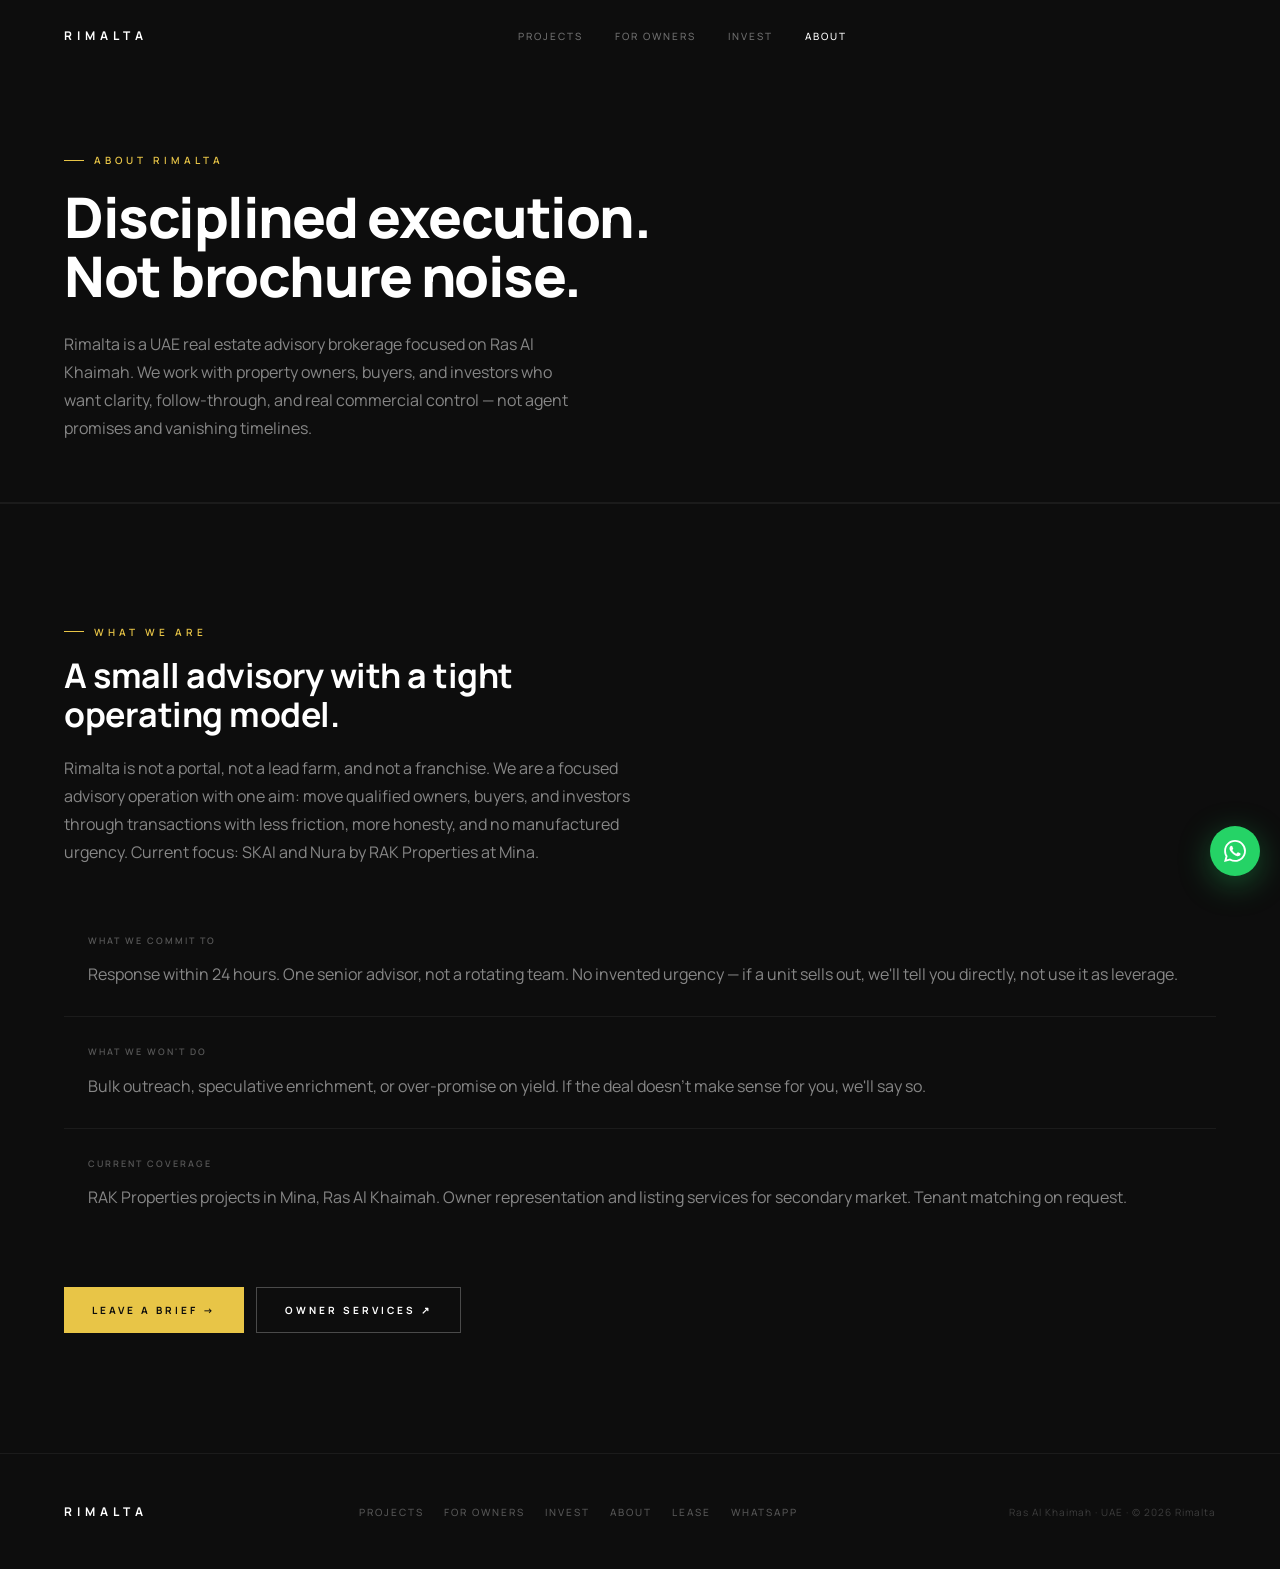
<file: about.html>
<!doctype html>
<html lang="en">
<head>
  <meta charset="UTF-8">
  <meta name="viewport" content="width=device-width, initial-scale=1.0">
  <title>About | Rimalta</title>
  <meta name="description" content="Rimalta is a UAE real estate advisory brokerage. Disciplined execution for owners, buyers, and investors in Ras Al Khaimah.">
  <link rel="stylesheet" href="./styles/site.css">
  <style>
    .commitment-grid {
      display: grid;
      grid-template-columns: 1fr;
      gap: 1px;
      background: var(--white-06);
    }
    .commitment-item {
      background: var(--void);
      padding: 28px 24px;
    }
    .commitment-label {
      font-size: 9px;
      font-weight: 600;
      letter-spacing: 2px;
      text-transform: uppercase;
      color: rgba(255,255,255,0.3);
      margin-bottom: 12px;
    }
  </style>
  <script defer src="./scripts/site.js"></script>
</head>
<body data-page="about" data-depth="0">

  <div data-site-header></div>

  <main class="page-start">

    <section style="padding:80px 0 60px;border-bottom:1px solid var(--white-06);">
      <div class="container">
        <div class="eyebrow reveal" style="margin-bottom:20px;">About Rimalta</div>
        <h1 class="headline reveal" style="max-width:640px;margin-bottom:24px;">Disciplined execution. Not brochure noise.</h1>
        <p class="body-copy reveal" style="max-width:520px;">Rimalta is a UAE real estate advisory brokerage focused on Ras Al Khaimah. We work with property owners, buyers, and investors who want clarity, follow-through, and real commercial control — not agent promises and vanishing timelines.</p>
      </div>
    </section>

    <section class="section">
      <div class="container">

        <div class="reveal" style="margin-bottom:40px;">
          <div class="eyebrow" style="margin-bottom:16px;">What we are</div>
          <h2 class="section-title" style="max-width:560px;margin-bottom:20px;">A small advisory with a tight operating model.</h2>
          <p class="body-copy" style="max-width:600px;">Rimalta is not a portal, not a lead farm, and not a franchise. We are a focused advisory operation with one aim: move qualified owners, buyers, and investors through transactions with less friction, more honesty, and no manufactured urgency. Current focus: SKAI and Nura by RAK Properties at Mina.</p>
        </div>

        <div class="commitment-grid cards-row" style="margin-bottom:48px;">
          <div class="commitment-item reveal">
            <div class="commitment-label">What we commit to</div>
            <p class="body-copy">Response within 24 hours. One senior advisor, not a rotating team. No invented urgency — if a unit sells out, we'll tell you directly, not use it as leverage.</p>
          </div>
          <div class="commitment-item reveal">
            <div class="commitment-label">What we won't do</div>
            <p class="body-copy">Bulk outreach, speculative enrichment, or over-promise on yield. If the deal doesn't make sense for you, we'll say so.</p>
          </div>
          <div class="commitment-item reveal">
            <div class="commitment-label">Current coverage</div>
            <p class="body-copy">RAK Properties projects in Mina, Ras Al Khaimah. Owner representation and listing services for secondary market. Tenant matching on request.</p>
          </div>
        </div>

        <div class="reveal" style="display:flex;flex-wrap:wrap;gap:12px;">
          <a class="btn btn-primary" href="./index.html#brief">Leave a brief →</a>
          <a class="btn btn-ghost-white" href="./owners.html">Owner services ↗</a>
        </div>

      </div>
    </section>

  </main>

  <div data-site-footer></div>

</body>
</html>
</file>
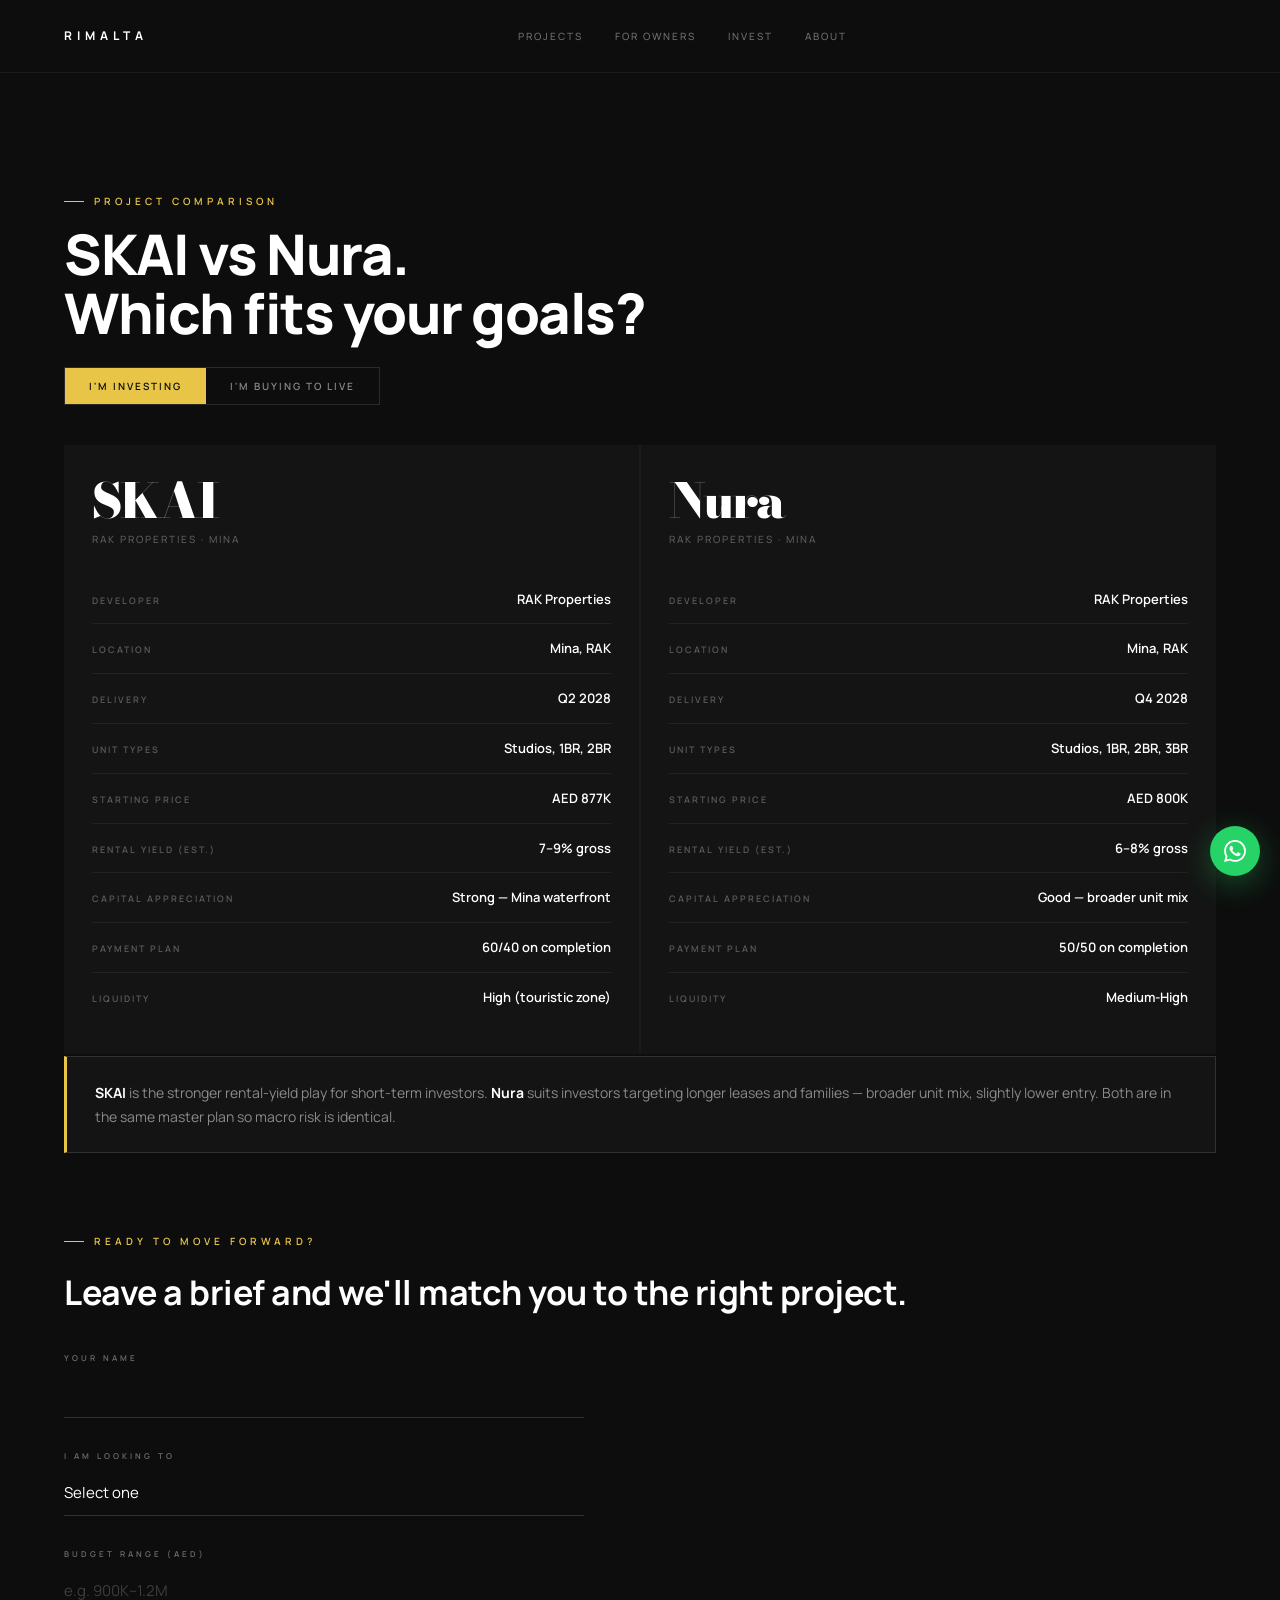
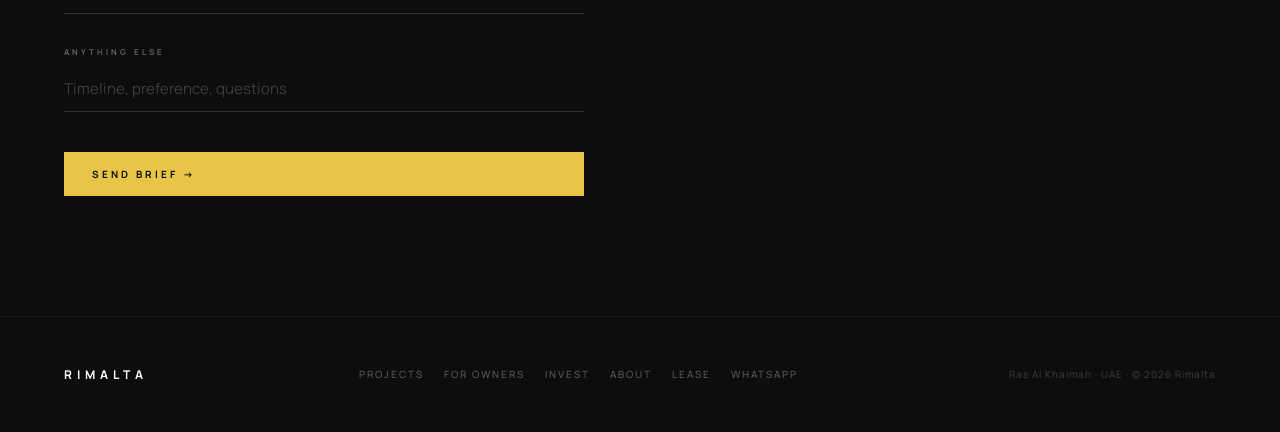
<file: compare.html>
<!doctype html>
<html lang="en">
<head>
  <meta charset="UTF-8">
  <meta name="viewport" content="width=device-width, initial-scale=1.0">
  <title>SKAI vs Nura — Compare | Rimalta</title>
  <meta name="description" content="Compare SKAI and Nura by RAK Properties. Side-by-side metrics for investors and end-users.">
  <link rel="stylesheet" href="./styles/site.css">
  <style>
    .profile-toggle {
      display: inline-flex;
      border: 1px solid var(--white-12);
      overflow: hidden;
    }

    .profile-btn {
      padding: 10px 24px;
      font-size: 10px;
      font-weight: 600;
      letter-spacing: 2px;
      text-transform: uppercase;
      color: var(--white-50);
      background: transparent;
      border: none;
      cursor: pointer;
      transition: background 0.2s, color 0.2s;
    }

    .profile-btn.is-active {
      background: var(--amber);
      color: var(--void);
    }

    .compare-grid {
      display: grid;
      grid-template-columns: 1fr;
      gap: 2px;
      background: var(--white-06);
    }

    @media (min-width: 640px) {
      .compare-grid { grid-template-columns: repeat(2, 1fr); }
    }

    .compare-card {
      background: var(--surface);
      padding: 32px 28px;
    }

    .compare-card-title {
      font-family: 'Bodoni Moda', serif;
      font-size: 48px;
      font-weight: 900;
      letter-spacing: -2px;
      color: var(--white);
      line-height: 1;
      margin-bottom: 6px;
    }

    .compare-card-sub {
      font-size: 10px;
      font-weight: 500;
      letter-spacing: 2px;
      text-transform: uppercase;
      color: rgba(255,255,255,0.3);
      margin-bottom: 28px;
    }

    .compare-row {
      display: flex;
      justify-content: space-between;
      align-items: baseline;
      gap: 16px;
      padding: 14px 0;
      border-bottom: 1px solid var(--white-06);
    }

    .compare-row:last-child { border-bottom: none; }

    .compare-key {
      font-size: 9px;
      font-weight: 600;
      letter-spacing: 2px;
      text-transform: uppercase;
      color: rgba(255,255,255,0.3);
      flex-shrink: 0;
    }

    .compare-val {
      font-size: 13px;
      font-weight: 600;
      color: var(--white);
      text-align: right;
    }

    .reco-strip {
      border: 1px solid var(--white-12);
      border-left: 3px solid var(--amber);
      padding: 24px 28px;
      background: var(--surface);
    }

    .reco-strip p {
      font-size: 14px;
      line-height: 1.7;
      color: var(--white-50);
    }

    .reco-strip strong { color: var(--white); }

    /* Hide/show metric sections */
    .investor-metrics, .enduser-metrics { display: none; }
    [data-profile="investor"] .investor-metrics { display: block; }
    [data-profile="enduser"] .enduser-metrics { display: block; }
  </style>
  <script defer src="./scripts/site.js"></script>
</head>
<body data-page="compare" data-depth="0">

  <div data-site-header></div>

  <main class="page-start">

    <section class="section">
      <div class="container">

        <div class="reveal" style="margin-bottom:40px;">
          <div class="eyebrow" style="margin-bottom:16px;">Project comparison</div>
          <h1 class="headline" style="margin-bottom:24px;">SKAI vs Nura.<br>Which fits your goals?</h1>
          <div class="profile-toggle" id="profile-toggle">
            <button class="profile-btn is-active" data-profile="investor">I'm investing</button>
            <button class="profile-btn" data-profile="enduser">I'm buying to live</button>
          </div>
        </div>

        <!-- Cards container — data-profile drives visibility -->
        <div class="compare-grid reveal" id="compare-content" data-profile="investor">

          <!-- SKAI -->
          <div class="compare-card">
            <div class="compare-card-title">SKAI</div>
            <div class="compare-card-sub">RAK Properties · Mina</div>
            <div class="compare-row"><div class="compare-key">Developer</div><div class="compare-val">RAK Properties</div></div>
            <div class="compare-row"><div class="compare-key">Location</div><div class="compare-val">Mina, RAK</div></div>
            <div class="compare-row"><div class="compare-key">Delivery</div><div class="compare-val">Q2 2028</div></div>
            <div class="compare-row"><div class="compare-key">Unit types</div><div class="compare-val">Studios, 1BR, 2BR</div></div>
            <div class="compare-row"><div class="compare-key">Starting price</div><div class="compare-val">AED 877K</div></div>
            <div class="investor-metrics">
              <div class="compare-row"><div class="compare-key">Rental yield (est.)</div><div class="compare-val">7–9% gross</div></div>
              <div class="compare-row"><div class="compare-key">Capital appreciation</div><div class="compare-val">Strong — Mina waterfront</div></div>
              <div class="compare-row"><div class="compare-key">Payment plan</div><div class="compare-val">60/40 on completion</div></div>
              <div class="compare-row"><div class="compare-key">Liquidity</div><div class="compare-val">High (touristic zone)</div></div>
            </div>
            <div class="enduser-metrics">
              <div class="compare-row"><div class="compare-key">Layouts</div><div class="compare-val">Open-plan, floor-to-ceiling</div></div>
              <div class="compare-row"><div class="compare-key">Views</div><div class="compare-val">Sea + Marina</div></div>
              <div class="compare-row"><div class="compare-key">Amenities</div><div class="compare-val">Pool, gym, beach access</div></div>
              <div class="compare-row"><div class="compare-key">Positioning</div><div class="compare-val">Premium resort lifestyle</div></div>
              <div class="compare-row"><div class="compare-key">Move-in</div><div class="compare-val">Q2 2028</div></div>
            </div>
          </div>

          <!-- NURA -->
          <div class="compare-card">
            <div class="compare-card-title">Nura</div>
            <div class="compare-card-sub">RAK Properties · Mina</div>
            <div class="compare-row"><div class="compare-key">Developer</div><div class="compare-val">RAK Properties</div></div>
            <div class="compare-row"><div class="compare-key">Location</div><div class="compare-val">Mina, RAK</div></div>
            <div class="compare-row"><div class="compare-key">Delivery</div><div class="compare-val">Q4 2028</div></div>
            <div class="compare-row"><div class="compare-key">Unit types</div><div class="compare-val">Studios, 1BR, 2BR, 3BR</div></div>
            <div class="compare-row"><div class="compare-key">Starting price</div><div class="compare-val">AED 800K</div></div>
            <div class="investor-metrics">
              <div class="compare-row"><div class="compare-key">Rental yield (est.)</div><div class="compare-val">6–8% gross</div></div>
              <div class="compare-row"><div class="compare-key">Capital appreciation</div><div class="compare-val">Good — broader unit mix</div></div>
              <div class="compare-row"><div class="compare-key">Payment plan</div><div class="compare-val">50/50 on completion</div></div>
              <div class="compare-row"><div class="compare-key">Liquidity</div><div class="compare-val">Medium-High</div></div>
            </div>
            <div class="enduser-metrics">
              <div class="compare-row"><div class="compare-key">Layouts</div><div class="compare-val">Spacious, 3BR available</div></div>
              <div class="compare-row"><div class="compare-key">Views</div><div class="compare-val">Sea + Lagoon</div></div>
              <div class="compare-row"><div class="compare-key">Amenities</div><div class="compare-val">Lagoon pool, clubhouse, gym</div></div>
              <div class="compare-row"><div class="compare-key">Positioning</div><div class="compare-val">Community-oriented living</div></div>
              <div class="compare-row"><div class="compare-key">Move-in</div><div class="compare-val">Q4 2028</div></div>
            </div>
          </div>

        </div>

        <!-- Recommendation strip -->
        <div class="reco-strip reveal" id="reco-strip" style="margin-top:2px;">
          <p id="reco-text"><strong>SKAI</strong> is the stronger rental-yield play for short-term investors. <strong>Nura</strong> suits investors targeting longer leases and families — broader unit mix, slightly lower entry. Both are in the same master plan so macro risk is identical.</p>
        </div>

        <!-- Brief form -->
        <div style="margin-top:80px;" class="reveal">
          <div class="eyebrow" style="margin-bottom:24px;">Ready to move forward?</div>
          <h2 class="section-title" style="margin-bottom:40px;">Leave a brief and we'll match you to the right project.</h2>
          <form class="brief-form" id="brief-form" style="max-width:520px;">
            <div class="form-field">
              <label class="form-label" for="name">Your name</label>
              <input class="form-input" id="name" name="name" type="text" required>
            </div>
            <div class="form-field">
              <label class="form-label" for="intent">I am looking to</label>
              <select class="form-input form-select" id="intent" name="intent" required>
                <option value="" disabled selected>Select one</option>
                <option>Buy</option>
                <option>Invest</option>
                <option>Lease</option>
                <option>List my property</option>
              </select>
            </div>
            <div class="form-field">
              <label class="form-label" for="budget">Budget range (AED)</label>
              <input class="form-input" id="budget" name="budget" type="text" placeholder="e.g. 900K–1.2M">
            </div>
            <div class="form-field">
              <label class="form-label" for="notes">Anything else</label>
              <input class="form-input" id="notes" name="notes" type="text" placeholder="Timeline, preference, questions">
            </div>
            <button class="btn btn-primary" type="submit" style="margin-top:8px;">Send brief →</button>
          </form>
        </div>

      </div>
    </section>

  </main>

  <div data-site-footer></div>

  <script>
    (function () {
      const INVESTOR_RECO = '<strong>SKAI</strong> is the stronger rental-yield play for short-term investors. <strong>Nura</strong> suits investors targeting longer leases and families — broader unit mix, slightly lower entry. Both are in the same master plan so macro risk is identical.';
      const ENDUSER_RECO = '<strong>SKAI</strong> suits buyers who want a resort-lifestyle lock-and-leave. <strong>Nura</strong> is the better fit if you need a 3-bedroom or a community-focused environment. If view is your priority, SKAI\'s sea + marina orientation is hard to beat.';

      document.addEventListener('DOMContentLoaded', function () {
        const toggle = document.getElementById('profile-toggle');
        const content = document.getElementById('compare-content');
        const recoText = document.getElementById('reco-text');
        if (!toggle) return;

        toggle.querySelectorAll('.profile-btn').forEach(function (btn) {
          btn.addEventListener('click', function () {
            const profile = btn.dataset.profile;
            toggle.querySelectorAll('.profile-btn').forEach(function (b) { b.classList.remove('is-active'); });
            btn.classList.add('is-active');
            content.dataset.profile = profile;
            recoText.innerHTML = profile === 'investor' ? INVESTOR_RECO : ENDUSER_RECO;
          });
        });
      });
    })();
  </script>

</body>
</html>
</file>
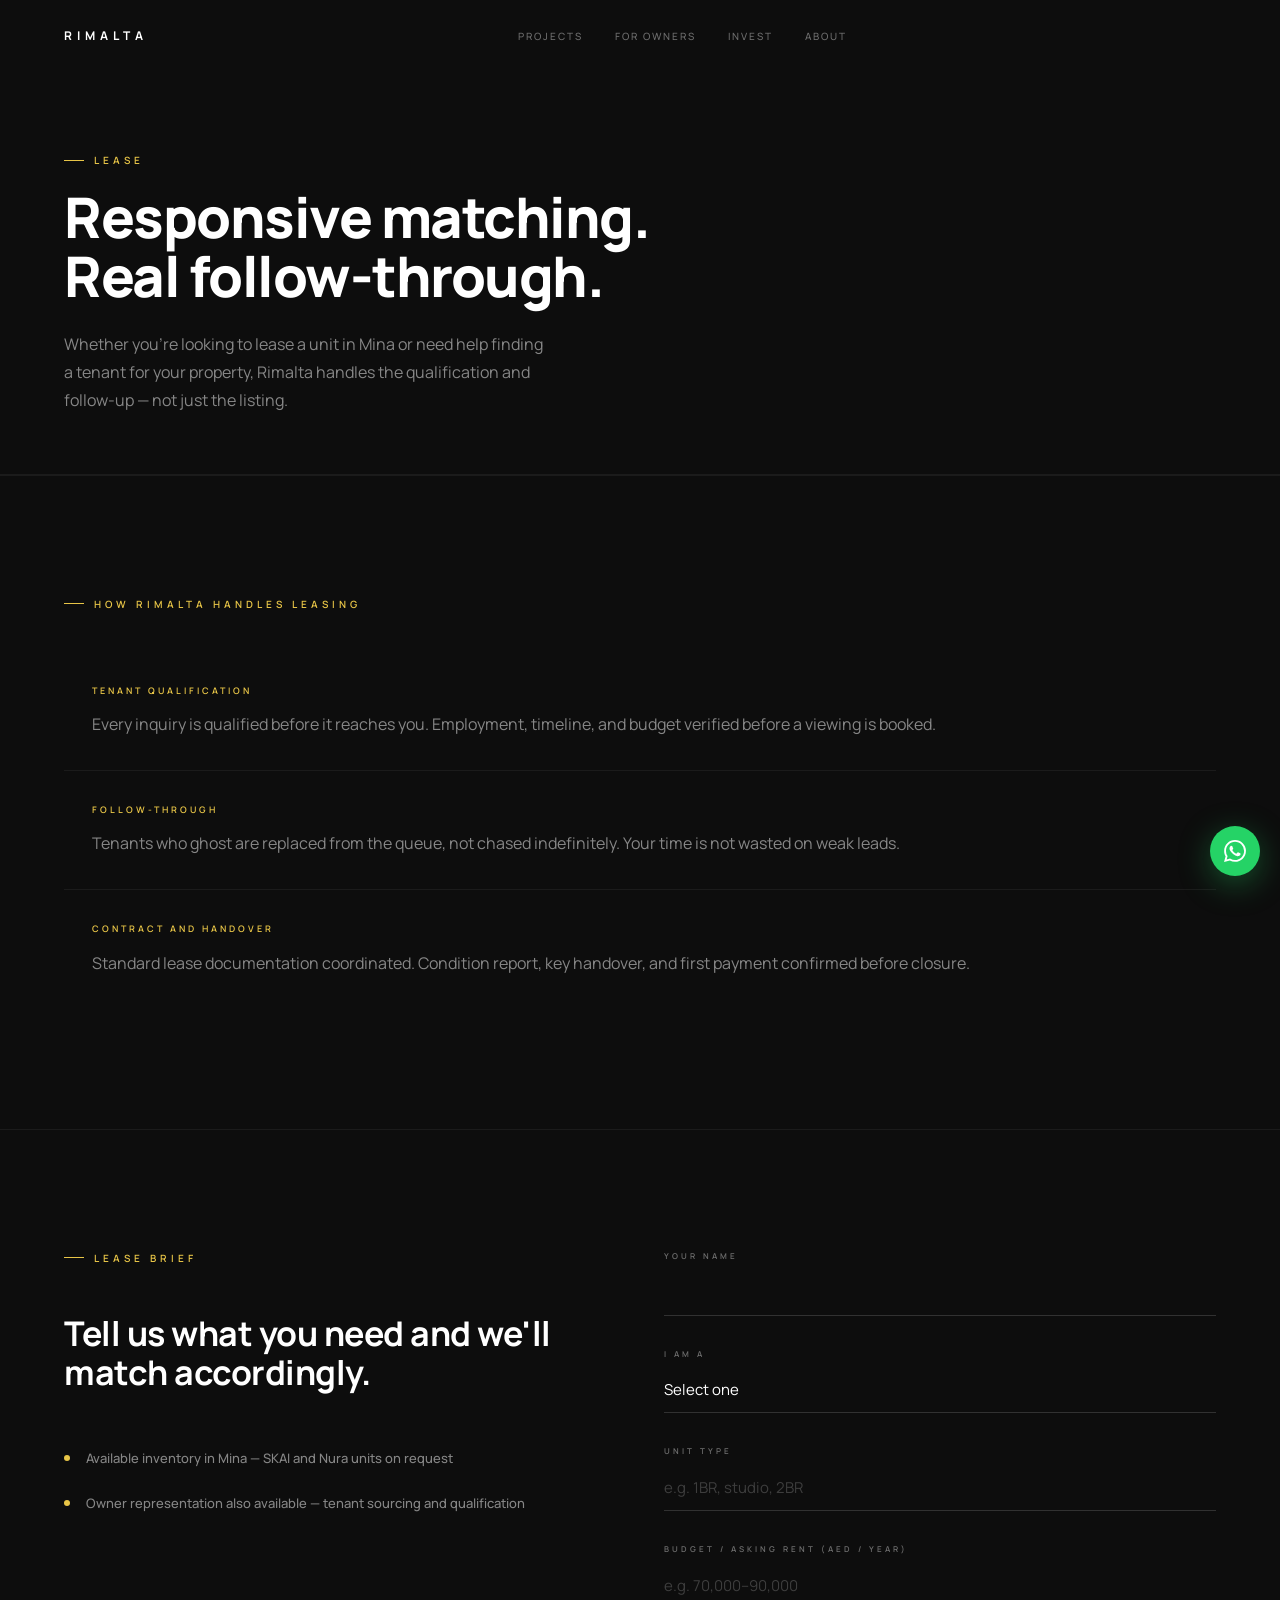
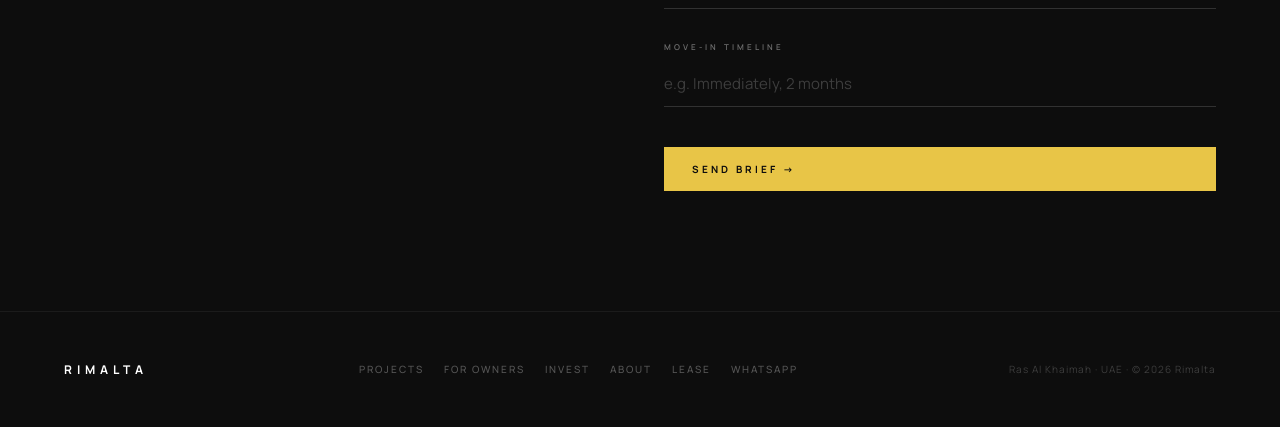
<file: lease.html>
<!doctype html>
<html lang="en">
<head>
  <meta charset="UTF-8">
  <meta name="viewport" content="width=device-width, initial-scale=1.0">
  <title>Lease | Rimalta</title>
  <meta name="description" content="Rimalta lease advisory — responsive tenant matching with real follow-through. Ras Al Khaimah.">
  <link rel="stylesheet" href="./styles/site.css">
  <style>
    .service-grid {
      display: grid;
      grid-template-columns: 1fr;
      gap: 1px;
      background: var(--white-06);
    }
    .service-item {
      background: var(--void);
      padding: 32px 28px;
    }
    .service-label {
      font-size: 9px;
      font-weight: 600;
      letter-spacing: 3px;
      text-transform: uppercase;
      color: var(--amber);
      margin-bottom: 12px;
    }
  </style>
  <script defer src="./scripts/site.js"></script>
</head>
<body data-page="lease" data-depth="0">

  <div data-site-header></div>

  <main class="page-start">

    <section style="padding:80px 0 60px;border-bottom:1px solid var(--white-06);">
      <div class="container">
        <div class="eyebrow reveal" style="margin-bottom:20px;">Lease</div>
        <h1 class="headline reveal" style="max-width:600px;margin-bottom:24px;">Responsive matching. Real follow-through.</h1>
        <p class="body-copy reveal" style="max-width:480px;">Whether you're looking to lease a unit in Mina or need help finding a tenant for your property, Rimalta handles the qualification and follow-up — not just the listing.</p>
      </div>
    </section>

    <section class="section">
      <div class="container">
        <div class="reveal" style="margin-bottom:40px;">
          <div class="eyebrow" style="margin-bottom:16px;">How Rimalta handles leasing</div>
        </div>
        <div class="service-grid cards-row">
          <div class="service-item reveal">
            <div class="service-label">Tenant qualification</div>
            <p class="body-copy">Every inquiry is qualified before it reaches you. Employment, timeline, and budget verified before a viewing is booked.</p>
          </div>
          <div class="service-item reveal">
            <div class="service-label">Follow-through</div>
            <p class="body-copy">Tenants who ghost are replaced from the queue, not chased indefinitely. Your time is not wasted on weak leads.</p>
          </div>
          <div class="service-item reveal">
            <div class="service-label">Contract and handover</div>
            <p class="body-copy">Standard lease documentation coordinated. Condition report, key handover, and first payment confirmed before closure.</p>
          </div>
        </div>
      </div>
    </section>

    <section class="brief-section" id="brief">
      <div class="container">
        <div class="brief-grid">
          <div class="brief-trust reveal">
            <div class="eyebrow" style="margin-bottom:24px;">Lease brief</div>
            <h2 class="section-title" style="margin-bottom:32px;">Tell us what you need and we'll match accordingly.</h2>
            <div class="trust-item">
              <div class="trust-dot"></div>
              <div class="trust-label">Available inventory in Mina — SKAI and Nura units on request</div>
            </div>
            <div class="trust-item">
              <div class="trust-dot"></div>
              <div class="trust-label">Owner representation also available — tenant sourcing and qualification</div>
            </div>
          </div>
          <form class="brief-form reveal" id="brief-form">
            <div class="form-field">
              <label class="form-label" for="name">Your name</label>
              <input class="form-input" id="name" name="name" type="text" required>
            </div>
            <div class="form-field">
              <label class="form-label" for="role">I am a</label>
              <select class="form-input form-select" id="role" name="role" required>
                <option value="" disabled selected>Select one</option>
                <option>Tenant looking to lease</option>
                <option>Owner looking for a tenant</option>
              </select>
            </div>
            <div class="form-field">
              <label class="form-label" for="type">Unit type</label>
              <input class="form-input" id="type" name="type" type="text" placeholder="e.g. 1BR, studio, 2BR">
            </div>
            <div class="form-field">
              <label class="form-label" for="budget">Budget / asking rent (AED / year)</label>
              <input class="form-input" id="budget" name="budget" type="text" placeholder="e.g. 70,000–90,000">
            </div>
            <div class="form-field">
              <label class="form-label" for="timeline">Move-in timeline</label>
              <input class="form-input" id="timeline" name="timeline" type="text" placeholder="e.g. Immediately, 2 months">
            </div>
            <button class="btn btn-primary" type="submit" style="margin-top:8px;">Send brief →</button>
          </form>
        </div>
      </div>
    </section>

  </main>

  <div data-site-footer></div>

</body>
</html>
</file>
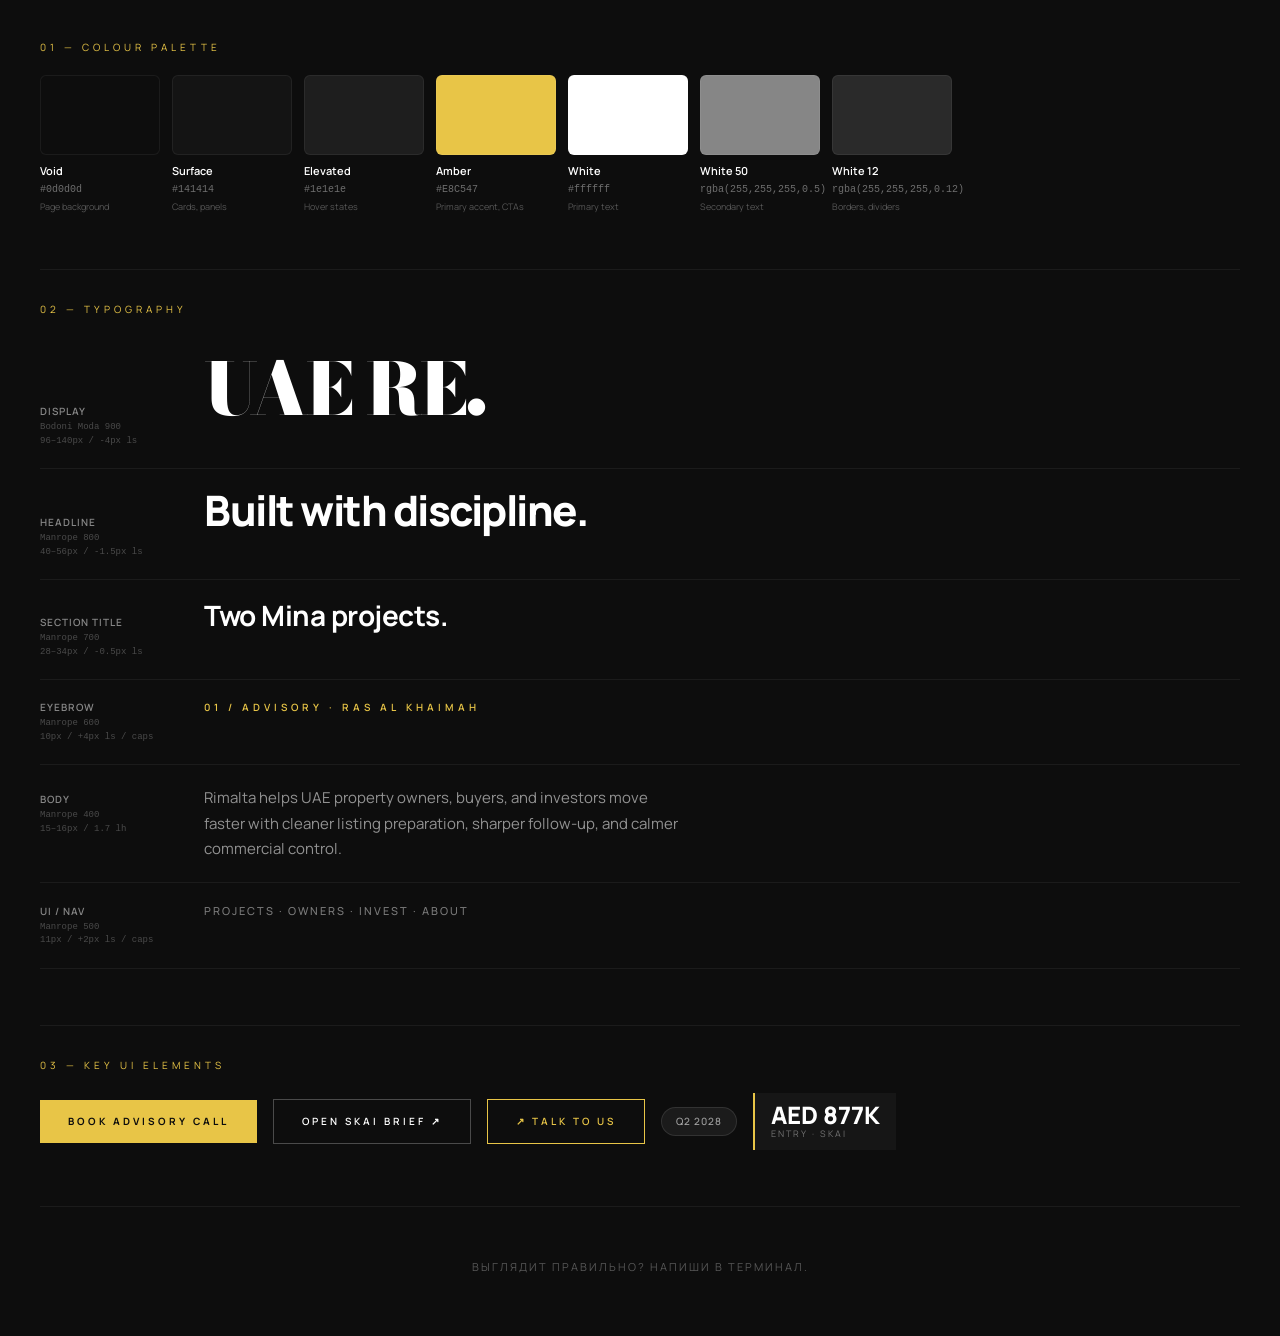
<file: .superpowers/brainstorm/41779-1776137383/content/design-system.html>
<!DOCTYPE html>
<html lang="en">
<head>
<meta charset="UTF-8">
<meta name="viewport" content="width=device-width, initial-scale=1.0">
<title>Rimalta Design System</title>
<link rel="preconnect" href="https://fonts.googleapis.com">
<link href="https://fonts.googleapis.com/css2?family=Bodoni+Moda:opsz,ital,wght@6..96,0,400;6..96,0,700;6..96,0,900;6..96,1,400&family=Manrope:wght@300;400;500;600;700;800&display=swap" rel="stylesheet">
<style>
  *, *::before, *::after { box-sizing: border-box; margin: 0; padding: 0; }
  body {
    background: #0d0d0d;
    color: #fff;
    font-family: 'Manrope', sans-serif;
    padding: 40px;
    line-height: 1.5;
  }
  .section { margin-bottom: 56px; }
  .label {
    font-size: 10px;
    letter-spacing: 4px;
    text-transform: uppercase;
    color: #E8C547;
    margin-bottom: 20px;
    display: block;
  }
  /* Color Palette */
  .palette { display: flex; gap: 12px; flex-wrap: wrap; }
  .swatch {
    display: flex; flex-direction: column;
    width: 120px;
  }
  .swatch-color {
    height: 80px;
    border-radius: 6px;
    margin-bottom: 8px;
    border: 1px solid rgba(255,255,255,0.06);
  }
  .swatch-name { font-size: 11px; font-weight: 600; color: #fff; margin-bottom: 2px; }
  .swatch-hex { font-size: 10px; color: rgba(255,255,255,0.4); font-family: monospace; }
  .swatch-role { font-size: 9px; color: rgba(255,255,255,0.3); margin-top: 3px; }

  /* Typography */
  .type-row {
    display: flex; align-items: baseline; gap: 24px;
    padding: 20px 0;
    border-bottom: 1px solid rgba(255,255,255,0.06);
  }
  .type-meta { flex: 0 0 140px; }
  .type-name { font-size: 10px; font-weight: 600; color: rgba(255,255,255,0.5); text-transform: uppercase; letter-spacing: 1px; margin-bottom: 2px; }
  .type-spec { font-size: 9px; color: rgba(255,255,255,0.25); font-family: monospace; }

  /* Accent + neutrals row */
  .divider {
    height: 1px;
    background: rgba(255,255,255,0.06);
    margin: 32px 0;
  }

  /* Comparison block */
  .before-after {
    display: grid;
    grid-template-columns: 1fr 1fr;
    gap: 20px;
  }
  .ba-block {
    background: rgba(255,255,255,0.03);
    border: 1px solid rgba(255,255,255,0.06);
    border-radius: 10px;
    padding: 20px;
  }
  .ba-label {
    font-size: 9px;
    letter-spacing: 3px;
    text-transform: uppercase;
    margin-bottom: 14px;
  }
  .ba-label.before { color: rgba(255,255,255,0.25); }
  .ba-label.after { color: #E8C547; }

  h2 { font-family: 'Manrope', sans-serif; font-size: 14px; font-weight: 600; color: rgba(255,255,255,0.5); margin-bottom: 24px; letter-spacing: 1px; text-transform: uppercase; }
</style>
</head>
<body>

<div class="section">
  <span class="label">01 — Colour Palette</span>
  <div class="palette">
    <div class="swatch">
      <div class="swatch-color" style="background:#0d0d0d;"></div>
      <div class="swatch-name">Void</div>
      <div class="swatch-hex">#0d0d0d</div>
      <div class="swatch-role">Page background</div>
    </div>
    <div class="swatch">
      <div class="swatch-color" style="background:#141414;"></div>
      <div class="swatch-name">Surface</div>
      <div class="swatch-hex">#141414</div>
      <div class="swatch-role">Cards, panels</div>
    </div>
    <div class="swatch">
      <div class="swatch-color" style="background:#1e1e1e;"></div>
      <div class="swatch-name">Elevated</div>
      <div class="swatch-hex">#1e1e1e</div>
      <div class="swatch-role">Hover states</div>
    </div>
    <div class="swatch">
      <div class="swatch-color" style="background:#E8C547;"></div>
      <div class="swatch-name">Amber</div>
      <div class="swatch-hex">#E8C547</div>
      <div class="swatch-role">Primary accent, CTAs</div>
    </div>
    <div class="swatch">
      <div class="swatch-color" style="background:#ffffff;"></div>
      <div class="swatch-name">White</div>
      <div class="swatch-hex">#ffffff</div>
      <div class="swatch-role">Primary text</div>
    </div>
    <div class="swatch">
      <div class="swatch-color" style="background:rgba(255,255,255,0.5);"></div>
      <div class="swatch-name">White 50</div>
      <div class="swatch-hex">rgba(255,255,255,0.5)</div>
      <div class="swatch-role">Secondary text</div>
    </div>
    <div class="swatch">
      <div class="swatch-color" style="background:rgba(255,255,255,0.12);"></div>
      <div class="swatch-name">White 12</div>
      <div class="swatch-hex">rgba(255,255,255,0.12)</div>
      <div class="swatch-role">Borders, dividers</div>
    </div>
  </div>
</div>

<div class="divider"></div>

<div class="section">
  <span class="label">02 — Typography</span>
  <div>
    <div class="type-row">
      <div class="type-meta">
        <div class="type-name">Display</div>
        <div class="type-spec">Bodoni Moda 900<br>96–140px / -4px ls</div>
      </div>
      <div style="font-family:'Bodoni Moda',serif;font-size:72px;font-weight:900;line-height:0.9;letter-spacing:-3px;color:#fff;">UAE RE.</div>
    </div>
    <div class="type-row">
      <div class="type-meta">
        <div class="type-name">Headline</div>
        <div class="type-spec">Manrope 800<br>40–56px / -1.5px ls</div>
      </div>
      <div style="font-family:'Manrope',sans-serif;font-size:42px;font-weight:800;line-height:1;letter-spacing:-1.5px;color:#fff;">Built with discipline.</div>
    </div>
    <div class="type-row">
      <div class="type-meta">
        <div class="type-name">Section Title</div>
        <div class="type-spec">Manrope 700<br>28–34px / -0.5px ls</div>
      </div>
      <div style="font-family:'Manrope',sans-serif;font-size:28px;font-weight:700;line-height:1.1;letter-spacing:-0.5px;color:#fff;">Two Mina projects.</div>
    </div>
    <div class="type-row">
      <div class="type-meta">
        <div class="type-name">Eyebrow</div>
        <div class="type-spec">Manrope 600<br>10px / +4px ls / caps</div>
      </div>
      <div style="font-family:'Manrope',sans-serif;font-size:10px;font-weight:600;letter-spacing:4px;text-transform:uppercase;color:#E8C547;">01 / Advisory · Ras Al Khaimah</div>
    </div>
    <div class="type-row">
      <div class="type-meta">
        <div class="type-name">Body</div>
        <div class="type-spec">Manrope 400<br>15–16px / 1.7 lh</div>
      </div>
      <div style="font-family:'Manrope',sans-serif;font-size:15px;font-weight:400;line-height:1.7;color:rgba(255,255,255,0.55);max-width:480px;">Rimalta helps UAE property owners, buyers, and investors move faster with cleaner listing preparation, sharper follow-up, and calmer commercial control.</div>
    </div>
    <div class="type-row">
      <div class="type-meta">
        <div class="type-name">UI / Nav</div>
        <div class="type-spec">Manrope 500<br>11px / +2px ls / caps</div>
      </div>
      <div style="font-family:'Manrope',sans-serif;font-size:11px;font-weight:500;letter-spacing:2px;text-transform:uppercase;color:rgba(255,255,255,0.45);">Projects · Owners · Invest · About</div>
    </div>
  </div>
</div>

<div class="divider"></div>

<div class="section">
  <span class="label">03 — Key UI Elements</span>
  <div style="display:flex;gap:16px;flex-wrap:wrap;align-items:center;">
    <!-- Primary button -->
    <div style="background:#E8C547;color:#0d0d0d;font-family:'Manrope',sans-serif;font-size:10px;font-weight:700;letter-spacing:3px;text-transform:uppercase;padding:14px 28px;cursor:pointer;">Book Advisory Call</div>
    <!-- Ghost button -->
    <div style="border:1px solid rgba(255,255,255,0.25);color:#fff;font-family:'Manrope',sans-serif;font-size:10px;font-weight:600;letter-spacing:3px;text-transform:uppercase;padding:14px 28px;cursor:pointer;">Open SKAI brief ↗</div>
    <!-- Amber ghost -->
    <div style="border:1px solid #E8C547;color:#E8C547;font-family:'Manrope',sans-serif;font-size:10px;font-weight:600;letter-spacing:3px;text-transform:uppercase;padding:14px 28px;cursor:pointer;">↗ Talk to us</div>
    <!-- Chip -->
    <div style="background:rgba(255,255,255,0.06);border:1px solid rgba(255,255,255,0.1);color:rgba(255,255,255,0.6);font-family:'Manrope',sans-serif;font-size:10px;font-weight:500;letter-spacing:1px;padding:6px 14px;border-radius:100px;">Q2 2028</div>
    <!-- Stat card -->
    <div style="border-left:2px solid #E8C547;padding:10px 16px;background:rgba(255,255,255,0.04);">
      <div style="font-family:'Manrope',sans-serif;font-size:24px;font-weight:800;color:#fff;line-height:1;">AED 877K</div>
      <div style="font-family:'Manrope',sans-serif;font-size:9px;letter-spacing:2px;text-transform:uppercase;color:rgba(255,255,255,0.4);">Entry · SKAI</div>
    </div>
  </div>
</div>

<div class="divider"></div>

<div style="text-align:center;padding:20px 0;">
  <p style="font-size:11px;letter-spacing:2px;text-transform:uppercase;color:rgba(255,255,255,0.3);">Выглядит правильно? Напиши в терминал.</p>
</div>

</body>
</html>
</file>
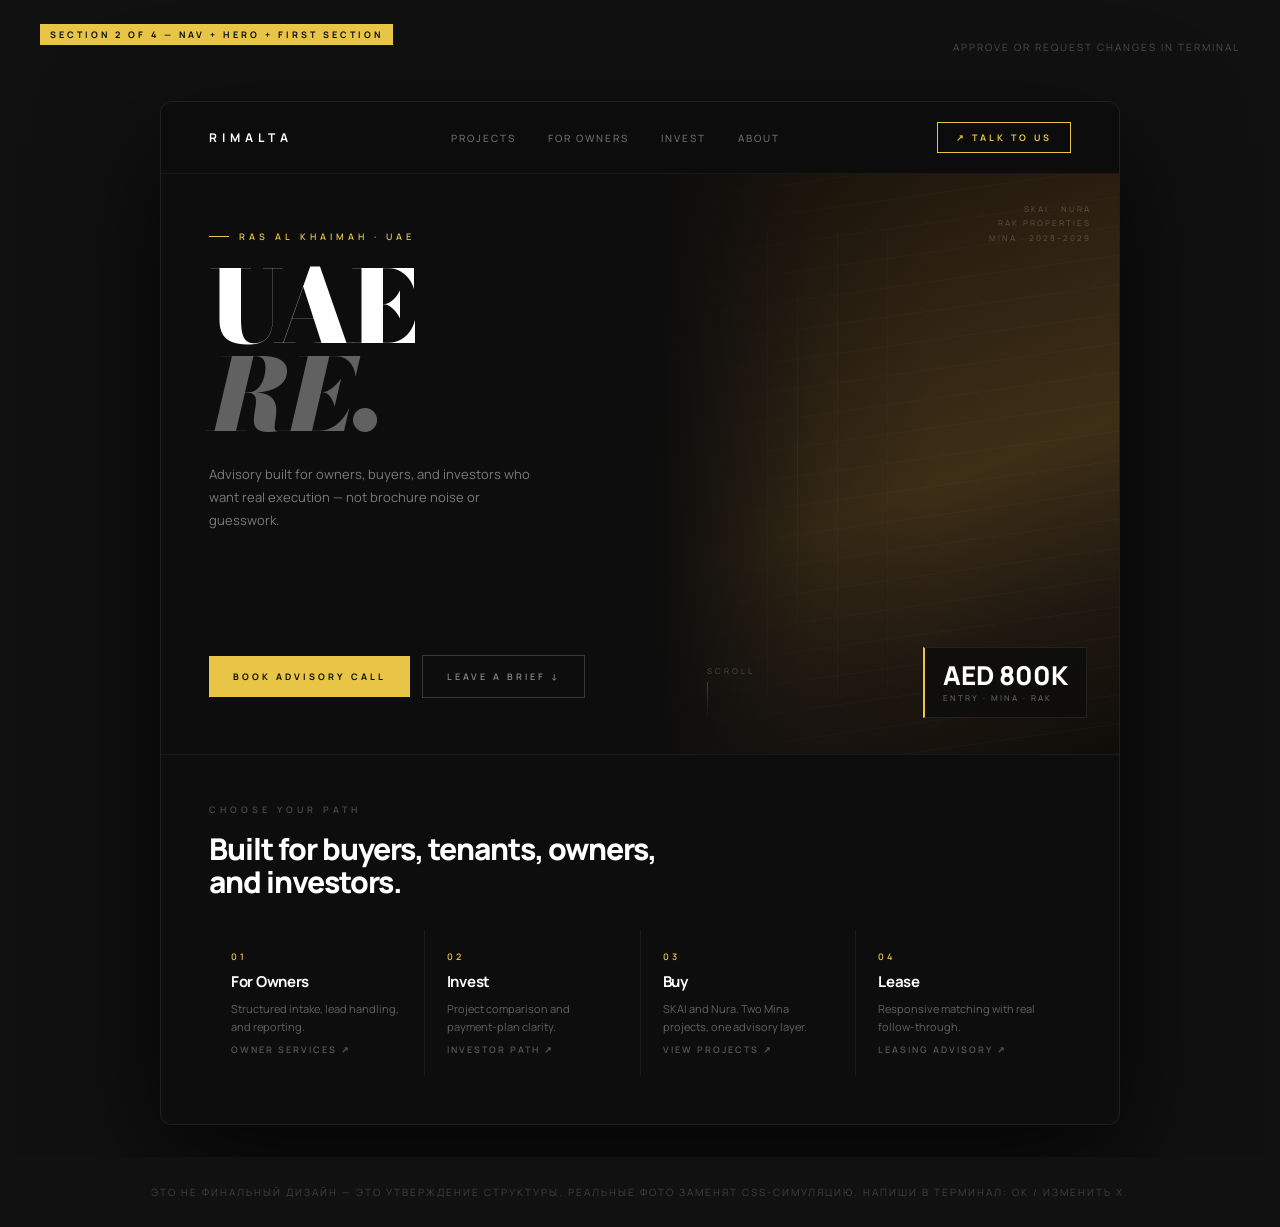
<file: .superpowers/brainstorm/41779-1776137383/content/hero-mockup.html>
<!DOCTYPE html>
<html lang="en">
<head>
<meta charset="UTF-8">
<meta name="viewport" content="width=device-width, initial-scale=1.0">
<title>Rimalta — Hero Mockup</title>
<link href="https://fonts.googleapis.com/css2?family=Bodoni+Moda:opsz,ital,wght@6..96,0,400;6..96,0,900;6..96,1,400&family=Manrope:wght@300;400;500;600;700;800&display=swap" rel="stylesheet">
<style>
*, *::before, *::after { box-sizing: border-box; margin: 0; padding: 0; }
body { background: #111; font-family: 'Manrope', sans-serif; color: #fff; }

.label-tag {
  display: inline-block;
  background: #E8C547;
  color: #0d0d0d;
  font-size: 9px;
  font-weight: 700;
  letter-spacing: 3px;
  text-transform: uppercase;
  padding: 4px 10px;
  margin-bottom: 24px;
}

/* ─── DEVICE FRAME ─── */
.device {
  max-width: 960px;
  margin: 32px auto;
  background: #0d0d0d;
  border-radius: 12px;
  overflow: hidden;
  box-shadow: 0 40px 120px rgba(0,0,0,0.8);
  border: 1px solid rgba(255,255,255,0.08);
}

/* ─── NAV ─── */
.nav {
  position: relative;
  z-index: 10;
  padding: 0 48px;
  height: 72px;
  display: flex;
  align-items: center;
  justify-content: space-between;
  border-bottom: 1px solid rgba(255,255,255,0.05);
  background: rgba(13,13,13,0.9);
  backdrop-filter: blur(20px);
}
.nav-logo {
  font-family: 'Manrope', sans-serif;
  font-size: 12px;
  font-weight: 700;
  letter-spacing: 5px;
  text-transform: uppercase;
  color: #fff;
}
.nav-links {
  display: flex;
  gap: 32px;
  align-items: center;
}
.nav-link {
  font-size: 10px;
  font-weight: 500;
  letter-spacing: 2px;
  text-transform: uppercase;
  color: rgba(255,255,255,0.4);
  transition: color 0.2s;
}
.nav-cta {
  font-size: 9px;
  font-weight: 700;
  letter-spacing: 3px;
  text-transform: uppercase;
  color: #E8C547;
  border: 1px solid #E8C547;
  padding: 8px 18px;
}

/* ─── HERO ─── */
.hero {
  position: relative;
  height: 580px;
  display: flex;
  align-items: stretch;
  overflow: hidden;
}

/* Left: editorial text column */
.hero-left {
  flex: 0 0 52%;
  padding: 56px 48px;
  display: flex;
  flex-direction: column;
  justify-content: space-between;
  position: relative;
  z-index: 2;
}
.hero-eyebrow {
  font-size: 9px;
  font-weight: 600;
  letter-spacing: 4px;
  text-transform: uppercase;
  color: #E8C547;
  display: flex;
  align-items: center;
  gap: 10px;
}
.hero-eyebrow::before {
  content: '';
  display: inline-block;
  width: 20px;
  height: 1px;
  background: #E8C547;
}
.hero-display {
  font-family: 'Bodoni Moda', serif;
  font-size: 100px;
  font-weight: 900;
  line-height: 0.88;
  letter-spacing: -4px;
  color: #fff;
  margin: 20px 0 0;
}
.hero-display em {
  font-style: italic;
  color: rgba(255,255,255,0.35);
}
.hero-body {
  font-size: 13px;
  font-weight: 400;
  line-height: 1.75;
  color: rgba(255,255,255,0.45);
  max-width: 340px;
  margin-top: 24px;
}
.hero-actions {
  display: flex;
  gap: 12px;
  align-items: center;
  margin-top: auto;
  padding-top: 40px;
}
.btn-primary {
  background: #E8C547;
  color: #0d0d0d;
  font-size: 9px;
  font-weight: 700;
  letter-spacing: 3px;
  text-transform: uppercase;
  padding: 14px 24px;
  white-space: nowrap;
}
.btn-ghost {
  border: 1px solid rgba(255,255,255,0.18);
  color: rgba(255,255,255,0.5);
  font-size: 9px;
  font-weight: 600;
  letter-spacing: 3px;
  text-transform: uppercase;
  padding: 14px 24px;
  white-space: nowrap;
}

/* Right: image + stat overlay */
.hero-right {
  flex: 1;
  position: relative;
  overflow: hidden;
}
/* Simulated building photo via CSS */
.hero-photo {
  position: absolute;
  inset: 0;
  background:
    repeating-linear-gradient(172deg, transparent, transparent 28px, rgba(255,255,255,0.018) 28px, rgba(255,255,255,0.018) 29px),
    linear-gradient(160deg, #1a1208 0%, #2e2212 30%, #3d2e16 55%, #1e1710 80%, #0f0d08 100%);
}
.hero-photo::after {
  content: '';
  position: absolute;
  inset: 0;
  background: linear-gradient(to right, #0d0d0d 0%, rgba(13,13,13,0.2) 35%, transparent 60%);
}
/* Architectural vertical lines */
.hero-photo::before {
  content: '';
  position: absolute;
  top: 10%;
  left: 30%;
  width: 1px;
  height: 80%;
  background: linear-gradient(to bottom, transparent, rgba(255,255,255,0.06), transparent);
  box-shadow: 40px 0 0 rgba(255,255,255,0.03), 90px 0 0 rgba(255,255,255,0.02), -30px 0 0 rgba(255,255,255,0.04);
}

/* Floating stat */
.stat-card {
  position: absolute;
  bottom: 36px;
  right: 32px;
  z-index: 3;
  background: rgba(13,13,13,0.85);
  backdrop-filter: blur(16px);
  border: 1px solid rgba(255,255,255,0.08);
  border-left: 2px solid #E8C547;
  padding: 14px 18px;
  min-width: 160px;
}
.stat-value {
  font-family: 'Manrope', sans-serif;
  font-size: 26px;
  font-weight: 800;
  color: #fff;
  line-height: 1;
  margin-bottom: 4px;
}
.stat-label {
  font-size: 8px;
  font-weight: 500;
  letter-spacing: 2px;
  text-transform: uppercase;
  color: rgba(255,255,255,0.35);
}

/* Scroll hint */
.scroll-hint {
  position: absolute;
  bottom: 36px;
  left: 48px;
  z-index: 3;
  display: flex;
  flex-direction: column;
  align-items: flex-start;
  gap: 6px;
}
.scroll-hint span {
  font-size: 8px;
  font-weight: 500;
  letter-spacing: 3px;
  text-transform: uppercase;
  color: rgba(255,255,255,0.2);
}
.scroll-line {
  width: 1px;
  height: 36px;
  background: linear-gradient(to bottom, rgba(255,255,255,0.2), transparent);
}

/* Project tag -->  top right */
.project-tag {
  position: absolute;
  top: 28px;
  right: 28px;
  z-index: 3;
  text-align: right;
}
.project-tag span {
  display: block;
  font-size: 8px;
  font-weight: 500;
  letter-spacing: 2px;
  text-transform: uppercase;
  color: rgba(255,255,255,0.2);
  line-height: 1.8;
}

/* Section number indicator */
.section-num {
  position: absolute;
  top: 56px;
  left: 48px;
  font-size: 8px;
  font-weight: 600;
  letter-spacing: 4px;
  text-transform: uppercase;
  color: rgba(255,255,255,0.18);
  z-index: 2;
}

/* ─── BELOW HERO: first section preview ─── */
.section-preview {
  padding: 48px;
  border-top: 1px solid rgba(255,255,255,0.05);
  background: #0d0d0d;
}
.section-eyebrow {
  font-size: 9px;
  font-weight: 600;
  letter-spacing: 4px;
  text-transform: uppercase;
  color: rgba(255,255,255,0.25);
  margin-bottom: 16px;
}
.section-title {
  font-family: 'Manrope', sans-serif;
  font-size: 30px;
  font-weight: 800;
  letter-spacing: -1px;
  color: #fff;
  line-height: 1.1;
  margin-bottom: 32px;
  max-width: 500px;
}
.path-row {
  display: grid;
  grid-template-columns: repeat(4, 1fr);
  gap: 1px;
  background: rgba(255,255,255,0.06);
}
.path-item {
  background: #0d0d0d;
  padding: 20px 22px;
  display: flex;
  flex-direction: column;
  gap: 8px;
}
.path-item-label {
  font-size: 9px;
  font-weight: 600;
  letter-spacing: 3px;
  text-transform: uppercase;
  color: #E8C547;
}
.path-item-title {
  font-size: 15px;
  font-weight: 700;
  color: #fff;
  letter-spacing: -0.3px;
}
.path-item-copy {
  font-size: 11px;
  color: rgba(255,255,255,0.35);
  line-height: 1.6;
}
.path-item-link {
  font-size: 9px;
  font-weight: 600;
  letter-spacing: 2px;
  text-transform: uppercase;
  color: rgba(255,255,255,0.3);
  margin-top: auto;
}

/* Note at bottom */
.note {
  text-align: center;
  padding: 28px;
  background: #111;
  font-size: 10px;
  letter-spacing: 2px;
  text-transform: uppercase;
  color: rgba(255,255,255,0.2);
}
</style>
</head>
<body>

<div style="padding: 24px 40px 0; display:flex; justify-content:space-between; align-items:center;">
  <div class="label-tag">Section 2 of 4 — Nav + Hero + First Section</div>
  <span style="font-size:10px;letter-spacing:2px;text-transform:uppercase;color:rgba(255,255,255,0.25);">Approve or request changes in terminal</span>
</div>

<div class="device">

  <!-- NAV -->
  <nav class="nav">
    <div class="nav-logo">Rimalta</div>
    <div class="nav-links">
      <span class="nav-link">Projects</span>
      <span class="nav-link">For Owners</span>
      <span class="nav-link">Invest</span>
      <span class="nav-link">About</span>
    </div>
    <div class="nav-cta">↗ Talk to us</div>
  </nav>

  <!-- HERO -->
  <div class="hero">
    <div class="hero-left">
      <div>
        <div class="hero-eyebrow">Ras Al Khaimah · UAE</div>
        <div class="hero-display">UAE<br><em>RE.</em></div>
        <div class="hero-body">Advisory built for owners, buyers, and investors who want real execution — not brochure noise or guesswork.</div>
      </div>
      <div class="hero-actions">
        <div class="btn-primary">Book Advisory Call</div>
        <div class="btn-ghost">Leave a brief ↓</div>
      </div>
    </div>

    <div class="hero-right">
      <div class="hero-photo"></div>
      <div class="stat-card">
        <div class="stat-value">AED 800K</div>
        <div class="stat-label">Entry · Mina · RAK</div>
      </div>
      <div class="scroll-hint">
        <span>Scroll</span>
        <div class="scroll-line"></div>
      </div>
      <div class="project-tag">
        <span>SKAI · NURA</span>
        <span>RAK Properties</span>
        <span>Mina · 2028–2029</span>
      </div>
    </div>
  </div>

  <!-- FIRST SECTION PREVIEW -->
  <div class="section-preview">
    <div class="section-eyebrow">Choose your path</div>
    <div class="section-title">Built for buyers, tenants, owners, and investors.</div>
    <div class="path-row">
      <div class="path-item">
        <div class="path-item-label">01</div>
        <div class="path-item-title">For Owners</div>
        <div class="path-item-copy">Structured intake, lead handling, and reporting.</div>
        <div class="path-item-link">Owner services ↗</div>
      </div>
      <div class="path-item">
        <div class="path-item-label">02</div>
        <div class="path-item-title">Invest</div>
        <div class="path-item-copy">Project comparison and payment-plan clarity.</div>
        <div class="path-item-link">Investor path ↗</div>
      </div>
      <div class="path-item">
        <div class="path-item-label">03</div>
        <div class="path-item-title">Buy</div>
        <div class="path-item-copy">SKAI and Nura. Two Mina projects, one advisory layer.</div>
        <div class="path-item-link">View projects ↗</div>
      </div>
      <div class="path-item">
        <div class="path-item-label">04</div>
        <div class="path-item-title">Lease</div>
        <div class="path-item-copy">Responsive matching with real follow-through.</div>
        <div class="path-item-link">Leasing advisory ↗</div>
      </div>
    </div>
  </div>

</div>

<div class="note">Это не финальный дизайн — это утверждение структуры. Реальные фото заменят CSS-симуляцию. Напиши в терминал: ok / изменить X.</div>

</body>
</html>
</file>
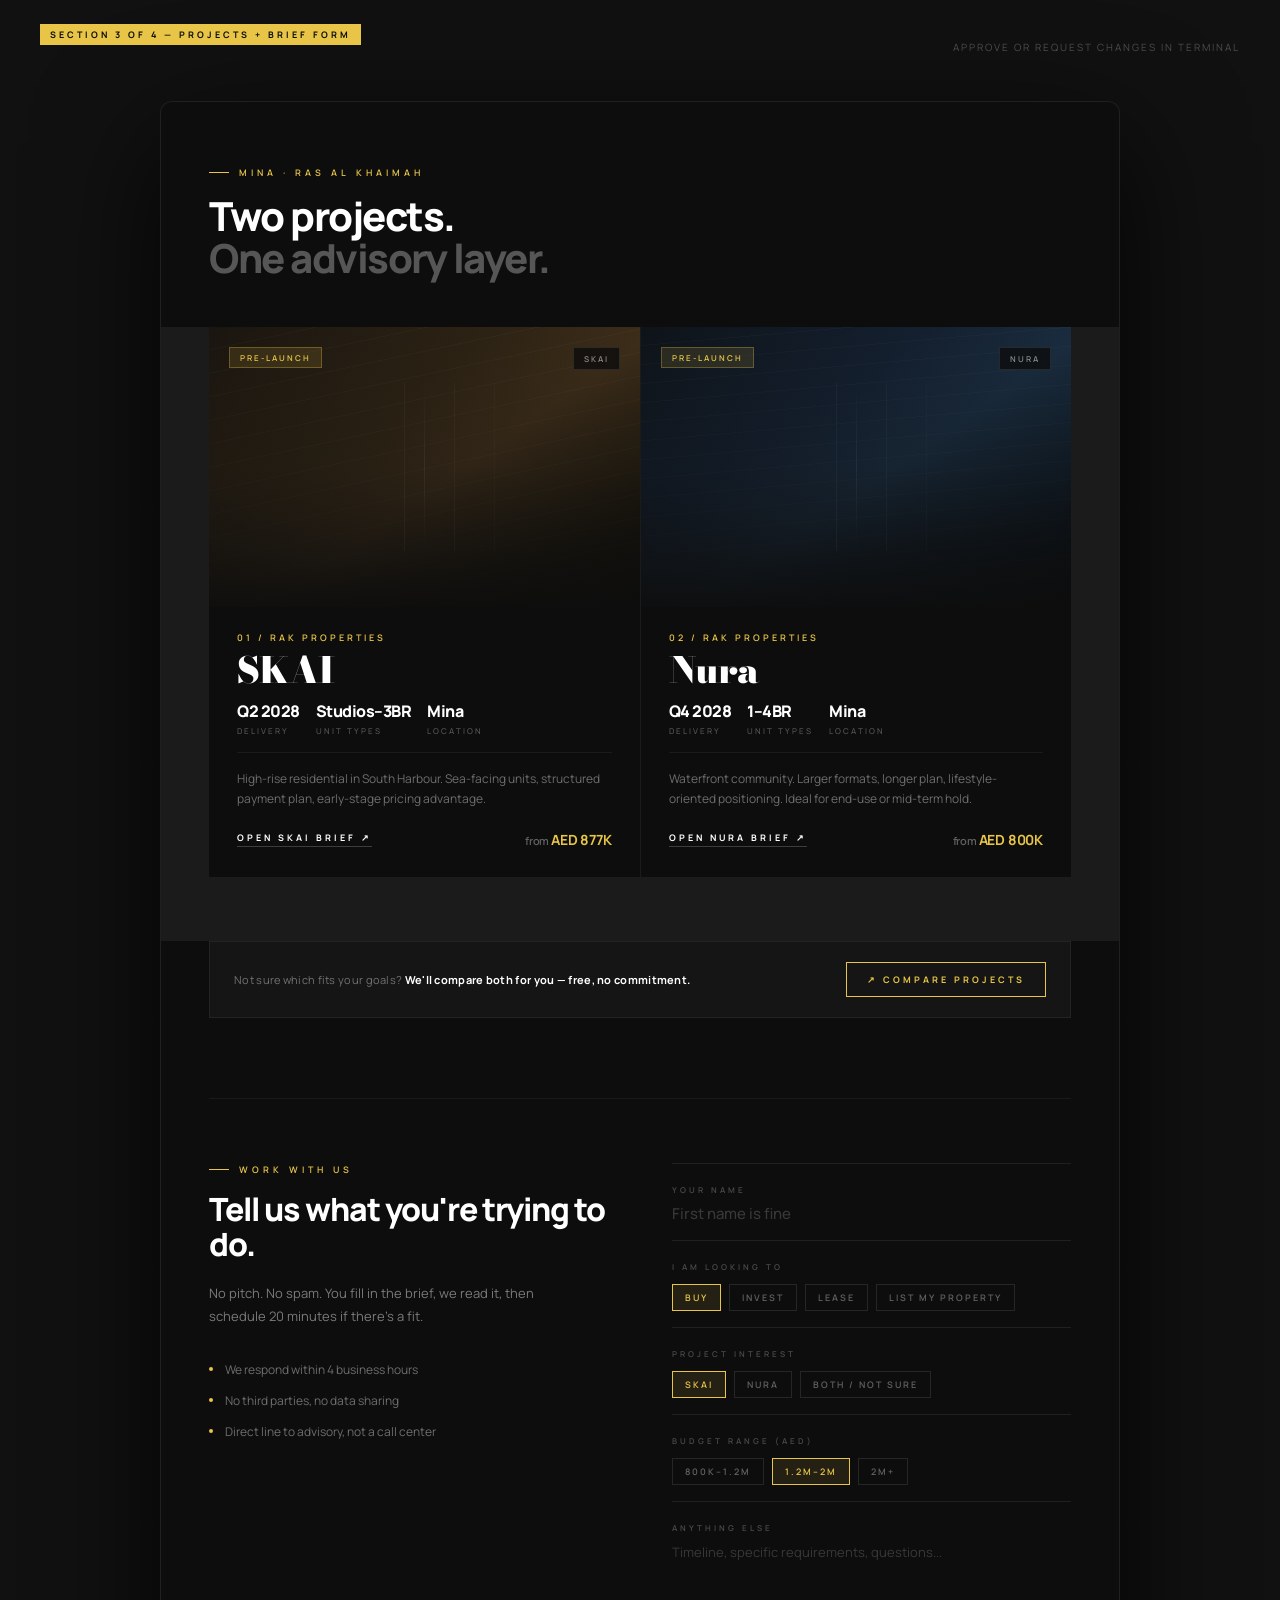
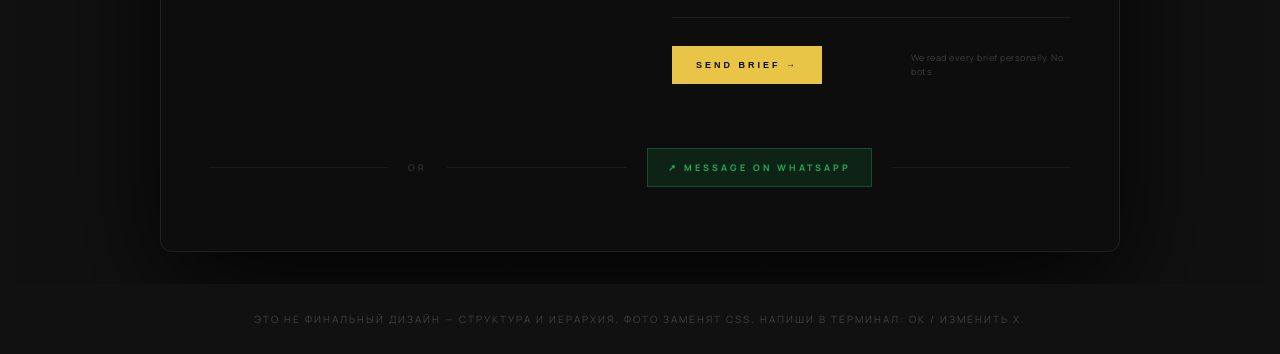
<file: .superpowers/brainstorm/41779-1776137383/content/projects-and-form.html>
<!DOCTYPE html>
<html lang="en">
<head>
<meta charset="UTF-8">
<meta name="viewport" content="width=device-width, initial-scale=1.0">
<title>Rimalta — Projects + Brief Form</title>
<link href="https://fonts.googleapis.com/css2?family=Bodoni+Moda:opsz,ital,wght@6..96,0,400;6..96,0,900;6..96,1,400&family=Manrope:wght@300;400;500;600;700;800&display=swap" rel="stylesheet">
<style>
*, *::before, *::after { box-sizing: border-box; margin: 0; padding: 0; }
body { background: #111; font-family: 'Manrope', sans-serif; color: #fff; }

.label-tag {
  display: inline-block;
  background: #E8C547;
  color: #0d0d0d;
  font-size: 9px;
  font-weight: 700;
  letter-spacing: 3px;
  text-transform: uppercase;
  padding: 4px 10px;
  margin-bottom: 24px;
}

.device {
  max-width: 960px;
  margin: 32px auto;
  background: #0d0d0d;
  border-radius: 12px;
  overflow: hidden;
  box-shadow: 0 40px 120px rgba(0,0,0,0.8);
  border: 1px solid rgba(255,255,255,0.08);
}

/* ─── SECTION HEADER ─── */
.section-header {
  padding: 64px 48px 48px;
}
.eyebrow {
  font-size: 9px;
  font-weight: 600;
  letter-spacing: 4px;
  text-transform: uppercase;
  color: #E8C547;
  display: flex;
  align-items: center;
  gap: 10px;
  margin-bottom: 16px;
}
.eyebrow::before {
  content: '';
  display: inline-block;
  width: 20px;
  height: 1px;
  background: #E8C547;
}
.section-title {
  font-family: 'Manrope', sans-serif;
  font-size: 40px;
  font-weight: 800;
  letter-spacing: -1.5px;
  color: #fff;
  line-height: 1.05;
  max-width: 500px;
}
.section-title em {
  font-style: normal;
  color: rgba(255,255,255,0.3);
}

/* ─── PROJECT CARDS ─── */
.projects-grid {
  padding: 0 48px 64px;
  display: grid;
  grid-template-columns: 1fr 1fr;
  gap: 1px;
  background: rgba(255,255,255,0.06);
}

.project-card {
  background: #0d0d0d;
  position: relative;
  overflow: hidden;
  cursor: pointer;
}

/* Photo simulation */
.card-photo {
  height: 280px;
  position: relative;
  overflow: hidden;
}
.card-photo-skai {
  background:
    repeating-linear-gradient(168deg, transparent, transparent 22px, rgba(255,255,255,0.022) 22px, rgba(255,255,255,0.022) 23px),
    linear-gradient(145deg, #1a1510 0%, #2d2314 35%, #3e2e1a 55%, #221b0f 80%, #0f0d08 100%);
}
.card-photo-nura {
  background:
    repeating-linear-gradient(175deg, transparent, transparent 18px, rgba(255,255,255,0.018) 18px, rgba(255,255,255,0.018) 19px),
    linear-gradient(145deg, #0e1318 0%, #142030 35%, #1a2d40 55%, #0f1b27 80%, #080c10 100%);
}
.card-photo-overlay {
  position: absolute;
  inset: 0;
  background: linear-gradient(to top, rgba(13,13,13,0.95) 0%, rgba(13,13,13,0.3) 50%, transparent 100%);
}
/* Architectural detail lines */
.card-photo::before {
  content: '';
  position: absolute;
  top: 20%;
  left: 50%;
  width: 1px;
  height: 60%;
  background: linear-gradient(to bottom, transparent, rgba(255,255,255,0.06), transparent);
  box-shadow: 30px 0 0 rgba(255,255,255,0.03), -20px 0 0 rgba(255,255,255,0.04), 70px 0 0 rgba(255,255,255,0.02);
  z-index: 1;
}
/* Badge top-right */
.card-badge {
  position: absolute;
  top: 20px;
  right: 20px;
  z-index: 2;
  background: rgba(13,13,13,0.8);
  backdrop-filter: blur(12px);
  border: 1px solid rgba(255,255,255,0.1);
  padding: 5px 10px;
  font-size: 8px;
  font-weight: 600;
  letter-spacing: 2px;
  text-transform: uppercase;
  color: rgba(255,255,255,0.5);
}
/* Status pill */
.card-status {
  position: absolute;
  top: 20px;
  left: 20px;
  z-index: 2;
  background: rgba(232,197,71,0.12);
  border: 1px solid rgba(232,197,71,0.3);
  padding: 4px 10px;
  font-size: 8px;
  font-weight: 600;
  letter-spacing: 2px;
  text-transform: uppercase;
  color: #E8C547;
}

.card-body {
  padding: 24px 28px 28px;
}
.card-label {
  font-size: 9px;
  font-weight: 600;
  letter-spacing: 3px;
  text-transform: uppercase;
  color: #E8C547;
  margin-bottom: 8px;
}
.card-name {
  font-family: 'Bodoni Moda', serif;
  font-size: 36px;
  font-weight: 900;
  letter-spacing: -1px;
  color: #fff;
  line-height: 1;
  margin-bottom: 12px;
}
.card-meta {
  display: flex;
  gap: 16px;
  margin-bottom: 16px;
}
.card-meta-item {
  display: flex;
  flex-direction: column;
  gap: 3px;
}
.card-meta-value {
  font-size: 16px;
  font-weight: 800;
  color: #fff;
  letter-spacing: -0.5px;
}
.card-meta-label {
  font-size: 8px;
  font-weight: 500;
  letter-spacing: 2px;
  text-transform: uppercase;
  color: rgba(255,255,255,0.3);
}
.card-divider {
  height: 1px;
  background: rgba(255,255,255,0.06);
  margin-bottom: 16px;
}
.card-copy {
  font-size: 12px;
  color: rgba(255,255,255,0.4);
  line-height: 1.7;
  margin-bottom: 20px;
}
.card-footer {
  display: flex;
  justify-content: space-between;
  align-items: center;
}
.card-link {
  font-size: 9px;
  font-weight: 700;
  letter-spacing: 3px;
  text-transform: uppercase;
  color: #fff;
  border-bottom: 1px solid rgba(255,255,255,0.2);
  padding-bottom: 2px;
}
.card-price {
  font-size: 11px;
  font-weight: 600;
  color: rgba(255,255,255,0.35);
  letter-spacing: -0.2px;
}
.card-price strong {
  color: #E8C547;
  font-size: 14px;
}

/* ─── COMPARE CTA STRIP ─── */
.compare-strip {
  margin: 0 48px;
  padding: 20px 24px;
  background: rgba(255,255,255,0.03);
  border: 1px solid rgba(255,255,255,0.06);
  display: flex;
  justify-content: space-between;
  align-items: center;
  margin-bottom: 80px;
}
.compare-strip-text {
  font-size: 11px;
  color: rgba(255,255,255,0.4);
  letter-spacing: 0.3px;
}
.compare-strip-text strong {
  color: #fff;
  font-weight: 700;
}
.btn-ghost-amber {
  border: 1px solid #E8C547;
  color: #E8C547;
  font-size: 9px;
  font-weight: 700;
  letter-spacing: 3px;
  text-transform: uppercase;
  padding: 10px 20px;
  white-space: nowrap;
}

/* ─── DIVIDER ─── */
.section-divider {
  height: 1px;
  background: rgba(255,255,255,0.05);
  margin: 0 48px;
}

/* ─── BRIEF FORM SECTION ─── */
.brief-section {
  padding: 64px 48px;
  display: grid;
  grid-template-columns: 1fr 1fr;
  gap: 64px;
  align-items: start;
}

.brief-left {}
.brief-eyebrow {
  font-size: 9px;
  font-weight: 600;
  letter-spacing: 4px;
  text-transform: uppercase;
  color: #E8C547;
  display: flex;
  align-items: center;
  gap: 10px;
  margin-bottom: 16px;
}
.brief-eyebrow::before {
  content: '';
  display: inline-block;
  width: 20px;
  height: 1px;
  background: #E8C547;
}
.brief-title {
  font-family: 'Manrope', sans-serif;
  font-size: 32px;
  font-weight: 800;
  letter-spacing: -1px;
  color: #fff;
  line-height: 1.1;
  margin-bottom: 20px;
}
.brief-copy {
  font-size: 13px;
  color: rgba(255,255,255,0.45);
  line-height: 1.75;
  margin-bottom: 32px;
  max-width: 360px;
}
.brief-signals {
  display: flex;
  flex-direction: column;
  gap: 12px;
}
.brief-signal {
  display: flex;
  align-items: flex-start;
  gap: 12px;
}
.brief-signal-dot {
  width: 4px;
  height: 4px;
  border-radius: 50%;
  background: #E8C547;
  margin-top: 7px;
  flex-shrink: 0;
}
.brief-signal-text {
  font-size: 12px;
  color: rgba(255,255,255,0.4);
  line-height: 1.6;
}

/* Form */
.brief-form {
  display: flex;
  flex-direction: column;
  gap: 0;
}
.form-field {
  position: relative;
  border-bottom: 1px solid rgba(255,255,255,0.08);
  padding: 20px 0 16px;
}
.form-field:first-child {
  border-top: 1px solid rgba(255,255,255,0.08);
}
.form-label {
  display: block;
  font-size: 8px;
  font-weight: 600;
  letter-spacing: 3px;
  text-transform: uppercase;
  color: rgba(255,255,255,0.25);
  margin-bottom: 8px;
}
.form-input {
  display: block;
  width: 100%;
  background: transparent;
  border: none;
  font-family: 'Manrope', sans-serif;
  font-size: 15px;
  font-weight: 500;
  color: #fff;
  outline: none;
  padding: 0;
}
.form-input::placeholder {
  color: rgba(255,255,255,0.18);
}
/* Radio-style selector */
.form-options {
  display: flex;
  flex-wrap: wrap;
  gap: 8px;
  padding-top: 4px;
}
.form-option {
  background: transparent;
  border: 1px solid rgba(255,255,255,0.1);
  color: rgba(255,255,255,0.35);
  font-size: 9px;
  font-weight: 600;
  letter-spacing: 2px;
  text-transform: uppercase;
  padding: 6px 12px;
  cursor: pointer;
}
.form-option.active {
  background: rgba(232,197,71,0.1);
  border-color: #E8C547;
  color: #E8C547;
}
.form-textarea {
  display: block;
  width: 100%;
  background: transparent;
  border: none;
  font-family: 'Manrope', sans-serif;
  font-size: 13px;
  color: rgba(255,255,255,0.6);
  outline: none;
  padding: 0;
  resize: none;
  line-height: 1.7;
  min-height: 60px;
}
.form-textarea::placeholder {
  color: rgba(255,255,255,0.18);
}
.form-submit-row {
  display: flex;
  justify-content: space-between;
  align-items: center;
  padding-top: 28px;
}
.btn-primary {
  background: #E8C547;
  color: #0d0d0d;
  font-size: 9px;
  font-weight: 700;
  letter-spacing: 3px;
  text-transform: uppercase;
  padding: 14px 24px;
  white-space: nowrap;
  border: none;
  cursor: pointer;
}
.form-disclaimer {
  font-size: 9px;
  color: rgba(255,255,255,0.2);
  letter-spacing: 0.5px;
  max-width: 160px;
  line-height: 1.5;
}

/* WhatsApp CTA */
.whatsapp-row {
  padding: 0 48px 64px;
  display: flex;
  align-items: center;
  gap: 20px;
}
.whatsapp-divider {
  height: 1px;
  flex: 1;
  background: rgba(255,255,255,0.06);
}
.whatsapp-or {
  font-size: 9px;
  letter-spacing: 3px;
  text-transform: uppercase;
  color: rgba(255,255,255,0.2);
}
.btn-whatsapp {
  background: rgba(37,211,102,0.1);
  border: 1px solid rgba(37,211,102,0.25);
  color: rgba(37,211,102,0.8);
  font-size: 9px;
  font-weight: 700;
  letter-spacing: 3px;
  text-transform: uppercase;
  padding: 12px 20px;
  white-space: nowrap;
}

.note {
  text-align: center;
  padding: 28px;
  background: #111;
  font-size: 10px;
  letter-spacing: 2px;
  text-transform: uppercase;
  color: rgba(255,255,255,0.2);
}
</style>
</head>
<body>

<div style="padding: 24px 40px 0; display:flex; justify-content:space-between; align-items:center;">
  <div class="label-tag">Section 3 of 4 — Projects + Brief Form</div>
  <span style="font-size:10px;letter-spacing:2px;text-transform:uppercase;color:rgba(255,255,255,0.25);">Approve or request changes in terminal</span>
</div>

<div class="device">

  <!-- PROJECTS SECTION -->
  <div class="section-header">
    <div class="eyebrow">Mina · Ras Al Khaimah</div>
    <div class="section-title">Two projects.<br><em>One advisory layer.</em></div>
  </div>

  <div class="projects-grid">
    <!-- SKAI -->
    <div class="project-card">
      <div class="card-photo card-photo-skai">
        <div class="card-badge">SKAI</div>
        <div class="card-status">Pre-launch</div>
        <div class="card-photo-overlay"></div>
      </div>
      <div class="card-body">
        <div class="card-label">01 / RAK Properties</div>
        <div class="card-name">SKAI</div>
        <div class="card-meta">
          <div class="card-meta-item">
            <div class="card-meta-value">Q2 2028</div>
            <div class="card-meta-label">Delivery</div>
          </div>
          <div class="card-meta-item">
            <div class="card-meta-value">Studios–3BR</div>
            <div class="card-meta-label">Unit types</div>
          </div>
          <div class="card-meta-item">
            <div class="card-meta-value">Mina</div>
            <div class="card-meta-label">Location</div>
          </div>
        </div>
        <div class="card-divider"></div>
        <div class="card-copy">High-rise residential in South Harbour. Sea-facing units, structured payment plan, early-stage pricing advantage.</div>
        <div class="card-footer">
          <div class="card-link">Open SKAI brief ↗</div>
          <div class="card-price">from <strong>AED 877K</strong></div>
        </div>
      </div>
    </div>

    <!-- NURA -->
    <div class="project-card">
      <div class="card-photo card-photo-nura">
        <div class="card-badge">NURA</div>
        <div class="card-status">Pre-launch</div>
        <div class="card-photo-overlay"></div>
      </div>
      <div class="card-body">
        <div class="card-label">02 / RAK Properties</div>
        <div class="card-name">Nura</div>
        <div class="card-meta">
          <div class="card-meta-item">
            <div class="card-meta-value">Q4 2028</div>
            <div class="card-meta-label">Delivery</div>
          </div>
          <div class="card-meta-item">
            <div class="card-meta-value">1–4BR</div>
            <div class="card-meta-label">Unit types</div>
          </div>
          <div class="card-meta-item">
            <div class="card-meta-value">Mina</div>
            <div class="card-meta-label">Location</div>
          </div>
        </div>
        <div class="card-divider"></div>
        <div class="card-copy">Waterfront community. Larger formats, longer plan, lifestyle-oriented positioning. Ideal for end-use or mid-term hold.</div>
        <div class="card-footer">
          <div class="card-link">Open Nura brief ↗</div>
          <div class="card-price">from <strong>AED 800K</strong></div>
        </div>
      </div>
    </div>
  </div>

  <div class="compare-strip">
    <div class="compare-strip-text">Not sure which fits your goals? <strong>We'll compare both for you — free, no commitment.</strong></div>
    <div class="btn-ghost-amber">↗ Compare projects</div>
  </div>

  <div class="section-divider"></div>

  <!-- BRIEF FORM SECTION -->
  <div class="brief-section">
    <div class="brief-left">
      <div class="brief-eyebrow">Work with us</div>
      <div class="brief-title">Tell us what you're trying to do.</div>
      <div class="brief-copy">No pitch. No spam. You fill in the brief, we read it, then schedule 20 minutes if there's a fit.</div>
      <div class="brief-signals">
        <div class="brief-signal">
          <div class="brief-signal-dot"></div>
          <div class="brief-signal-text">We respond within 4 business hours</div>
        </div>
        <div class="brief-signal">
          <div class="brief-signal-dot"></div>
          <div class="brief-signal-text">No third parties, no data sharing</div>
        </div>
        <div class="brief-signal">
          <div class="brief-signal-dot"></div>
          <div class="brief-signal-text">Direct line to advisory, not a call center</div>
        </div>
      </div>
    </div>

    <div>
      <div class="brief-form">
        <div class="form-field">
          <label class="form-label">Your name</label>
          <input class="form-input" type="text" placeholder="First name is fine">
        </div>
        <div class="form-field">
          <label class="form-label">I am looking to</label>
          <div class="form-options">
            <div class="form-option active">Buy</div>
            <div class="form-option">Invest</div>
            <div class="form-option">Lease</div>
            <div class="form-option">List my property</div>
          </div>
        </div>
        <div class="form-field">
          <label class="form-label">Project interest</label>
          <div class="form-options">
            <div class="form-option active">SKAI</div>
            <div class="form-option">Nura</div>
            <div class="form-option">Both / Not sure</div>
          </div>
        </div>
        <div class="form-field">
          <label class="form-label">Budget range (AED)</label>
          <div class="form-options">
            <div class="form-option">800K–1.2M</div>
            <div class="form-option active">1.2M–2M</div>
            <div class="form-option">2M+</div>
          </div>
        </div>
        <div class="form-field">
          <label class="form-label">Anything else</label>
          <textarea class="form-textarea" rows="2" placeholder="Timeline, specific requirements, questions..."></textarea>
        </div>
        <div class="form-submit-row">
          <button class="btn-primary">Send brief →</button>
          <div class="form-disclaimer">We read every brief personally. No bots.</div>
        </div>
      </div>
    </div>
  </div>

  <!-- WhatsApp alt CTA -->
  <div class="whatsapp-row">
    <div class="whatsapp-divider"></div>
    <div class="whatsapp-or">or</div>
    <div class="whatsapp-divider"></div>
    <div class="btn-whatsapp">↗ Message on WhatsApp</div>
    <div class="whatsapp-divider"></div>
  </div>

</div>

<div class="note">Это не финальный дизайн — структура и иерархия. Фото заменят CSS. Напиши в терминал: ok / изменить X.</div>

</body>
</html>
</file>
<file: styles/site.css>
/* ─────────────────────────────────────────────
   RIMALTA SITE — site.css
   Bold Modern / Awwwards 2025
   Mobile-first. No legacy tokens.
   ───────────────────────────────────────────── */

@import url("https://fonts.googleapis.com/css2?family=Bodoni+Moda:opsz,ital,wght@6..96,0,400;6..96,0,900;6..96,1,400&family=Manrope:wght@300;400;500;600;700;800&display=swap");

/* ── TOKENS ── */
:root {
  --void:        #0d0d0d;
  --surface:     #141414;
  --elevated:    #1e1e1e;
  --amber:       #E8C547;
  --white:       #ffffff;
  --white-50:    rgba(255,255,255,0.5);
  --white-12:    rgba(255,255,255,0.12);
  --white-06:    rgba(255,255,255,0.06);

  --container:   1200px;
  --gutter:      24px;
  --header-h:    72px;

  --display-size: clamp(60px, 10vw, 120px);
  --headline-size: clamp(32px, 5vw, 56px);
  --section-title-size: clamp(22px, 3vw, 34px);
}

/* ── RESET ── */
*, *::before, *::after { box-sizing: border-box; margin: 0; padding: 0; }

html { scroll-behavior: smooth; }

body {
  font-family: 'Manrope', sans-serif;
  background: var(--void);
  color: var(--white);
  line-height: 1.6;
  -webkit-font-smoothing: antialiased;
  text-rendering: optimizeLegibility;
}

body.menu-open { overflow: hidden; }

img { display: block; max-width: 100%; }

a { color: inherit; text-decoration: none; }

button, input, select, textarea { font: inherit; }

button { cursor: pointer; border: none; background: none; }

/* ── LAYOUT ── */
.container {
  max-width: var(--container);
  margin: 0 auto;
  padding: 0 var(--gutter);
}

/* ── TYPOGRAPHY ── */
.display {
  font-family: 'Bodoni Moda', serif;
  font-size: var(--display-size);
  font-weight: 900;
  line-height: 0.88;
  letter-spacing: -4px;
  color: var(--white);
}

.display em {
  font-style: italic;
  color: rgba(255,255,255,0.35);
}

.headline {
  font-family: 'Manrope', sans-serif;
  font-size: var(--headline-size);
  font-weight: 800;
  line-height: 1.05;
  letter-spacing: -1.5px;
  color: var(--white);
}

.section-title {
  font-family: 'Manrope', sans-serif;
  font-size: var(--section-title-size);
  font-weight: 700;
  line-height: 1.15;
  letter-spacing: -0.5px;
  color: var(--white);
}

.eyebrow {
  display: flex;
  align-items: center;
  gap: 10px;
  font-family: 'Manrope', sans-serif;
  font-size: 10px;
  font-weight: 600;
  letter-spacing: 4px;
  text-transform: uppercase;
  color: var(--amber);
}

.eyebrow::before {
  content: '';
  display: inline-block;
  width: 20px;
  height: 1px;
  background: var(--amber);
  flex-shrink: 0;
}

.body-copy {
  font-size: clamp(14px, 1.5vw, 16px);
  font-weight: 400;
  line-height: 1.75;
  color: var(--white-50);
}

/* ── BUTTONS ── */
.btn {
  display: inline-flex;
  align-items: center;
  gap: 8px;
  font-family: 'Manrope', sans-serif;
  font-size: 10px;
  font-weight: 700;
  letter-spacing: 3px;
  text-transform: uppercase;
  padding: 14px 28px;
  transition: opacity 0.2s;
  white-space: nowrap;
  cursor: pointer;
}

.btn:hover { opacity: 0.82; }

.btn-primary {
  background: var(--amber);
  color: var(--void);
}

.btn-ghost-white {
  border: 1px solid rgba(255,255,255,0.25);
  color: var(--white);
}

.btn-ghost-amber {
  border: 1px solid var(--amber);
  color: var(--amber);
}

/* ── STAT CARD ── */
.stat-card {
  background: rgba(13,13,13,0.85);
  backdrop-filter: blur(16px);
  -webkit-backdrop-filter: blur(16px);
  border: 1px solid var(--white-12);
  border-left: 2px solid var(--amber);
  padding: 14px 18px;
}

.stat-value {
  font-family: 'Manrope', sans-serif;
  font-size: 26px;
  font-weight: 800;
  color: var(--white);
  line-height: 1;
  margin-bottom: 4px;
}

.stat-label {
  font-size: 9px;
  font-weight: 500;
  letter-spacing: 2px;
  text-transform: uppercase;
  color: rgba(255,255,255,0.35);
}

/* ── STATUS PILL ── */
.status-pill {
  display: inline-flex;
  align-items: center;
  gap: 6px;
  background: rgba(232,197,71,0.12);
  border: 1px solid rgba(232,197,71,0.35);
  color: var(--amber);
  font-size: 8px;
  font-weight: 600;
  letter-spacing: 2px;
  text-transform: uppercase;
  padding: 5px 12px;
}

/* ── SECTION ── */
.section {
  padding: 80px 0;
  border-top: 1px solid var(--white-06);
}

@media (min-width: 768px) {
  .section { padding: 120px 0; }
}

/* ── NAV ── */
.site-nav {
  position: fixed;
  top: 0; left: 0; right: 0;
  z-index: 100;
  height: var(--header-h);
  display: flex;
  align-items: center;
  transition: background 0.3s ease, border-color 0.3s ease;
  border-bottom: 1px solid transparent;
}

.site-nav.is-scrolled {
  background: rgba(13,13,13,0.92);
  backdrop-filter: blur(20px);
  -webkit-backdrop-filter: blur(20px);
  border-bottom-color: var(--white-06);
}

.nav-inner {
  width: 100%;
  max-width: var(--container);
  margin: 0 auto;
  padding: 0 var(--gutter);
  display: flex;
  align-items: center;
  justify-content: space-between;
  gap: 24px;
}

.nav-logo {
  font-family: 'Manrope', sans-serif;
  font-size: 12px;
  font-weight: 700;
  letter-spacing: 5px;
  text-transform: uppercase;
  color: var(--white);
  flex-shrink: 0;
}

.nav-links {
  display: none;
  gap: 32px;
  align-items: center;
}

@media (min-width: 768px) {
  .nav-links { display: flex; }
}

.nav-link {
  font-size: 10px;
  font-weight: 500;
  letter-spacing: 2px;
  text-transform: uppercase;
  color: rgba(255,255,255,0.4);
  transition: color 0.2s;
}

.nav-link:hover,
.nav-link.is-active { color: var(--white); }

.nav-hamburger {
  display: flex;
  flex-direction: column;
  justify-content: center;
  gap: 5px;
  width: 32px;
  height: 32px;
  padding: 4px;
  background: none;
  border: none;
  cursor: pointer;
}

@media (min-width: 768px) {
  .nav-hamburger { display: none; }
}

.nav-hamburger span {
  display: block;
  width: 100%;
  height: 1px;
  background: var(--white);
  transition: transform 0.25s, opacity 0.25s;
}

body.menu-open .nav-hamburger span:nth-child(1) { transform: translateY(6px) rotate(45deg); }
body.menu-open .nav-hamburger span:nth-child(2) { opacity: 0; }
body.menu-open .nav-hamburger span:nth-child(3) { transform: translateY(-6px) rotate(-45deg); }

/* Mobile overlay */
.nav-overlay {
  position: fixed;
  inset: 0;
  z-index: 90;
  background: var(--void);
  display: flex;
  flex-direction: column;
  justify-content: center;
  align-items: flex-start;
  padding: calc(var(--header-h) + 48px) var(--gutter) 48px;
  gap: 32px;
  opacity: 0;
  pointer-events: none;
  transition: opacity 0.25s;
}

body.menu-open .nav-overlay {
  opacity: 1;
  pointer-events: auto;
}

.nav-overlay .nav-link {
  font-size: 28px;
  font-weight: 700;
  letter-spacing: -0.5px;
  text-transform: none;
  color: var(--white);
  opacity: 0.6;
  transition: opacity 0.2s;
}

.nav-overlay .nav-link:hover { opacity: 1; }

/* ── FOOTER ── */
.site-footer {
  border-top: 1px solid var(--white-06);
  padding: 48px 0;
}

.footer-inner {
  display: flex;
  flex-direction: column;
  gap: 24px;
  max-width: var(--container);
  margin: 0 auto;
  padding: 0 var(--gutter);
}

@media (min-width: 768px) {
  .footer-inner {
    flex-direction: row;
    align-items: center;
    justify-content: space-between;
  }
}

.footer-logo {
  font-family: 'Manrope', sans-serif;
  font-size: 12px;
  font-weight: 700;
  letter-spacing: 5px;
  text-transform: uppercase;
  color: var(--white);
}

.footer-links {
  display: flex;
  flex-wrap: wrap;
  gap: 20px;
}

.footer-link {
  font-size: 10px;
  font-weight: 500;
  letter-spacing: 2px;
  text-transform: uppercase;
  color: rgba(255,255,255,0.3);
  transition: color 0.2s;
}

.footer-link:hover { color: var(--white); }

.footer-meta {
  font-size: 10px;
  color: rgba(255,255,255,0.2);
  letter-spacing: 1px;
}

/* ── BRIEF FORM ── */
.brief-section {
  padding: 80px 0;
  border-top: 1px solid var(--white-06);
}

@media (min-width: 768px) {
  .brief-section { padding: 120px 0; }
}

.brief-grid {
  display: grid;
  gap: 48px;
}

@media (min-width: 768px) {
  .brief-grid { grid-template-columns: 1fr 1fr; align-items: start; }
}

.brief-trust {
  display: flex;
  flex-direction: column;
  gap: 24px;
}

.trust-item {
  display: flex;
  gap: 16px;
  align-items: flex-start;
}

.trust-dot {
  width: 6px;
  height: 6px;
  border-radius: 50%;
  background: var(--amber);
  margin-top: 7px;
  flex-shrink: 0;
}

.trust-label {
  font-size: 13px;
  font-weight: 500;
  color: var(--white-50);
  line-height: 1.6;
}

.brief-form {
  display: flex;
  flex-direction: column;
  gap: 32px;
}

.form-field {
  display: flex;
  flex-direction: column;
  gap: 8px;
}

.form-label {
  font-size: 8px;
  font-weight: 600;
  letter-spacing: 3px;
  text-transform: uppercase;
  color: rgba(255,255,255,0.4);
}

.form-input {
  background: transparent;
  border: none;
  border-bottom: 1px solid rgba(255,255,255,0.15);
  color: var(--white);
  font-size: 15px;
  padding: 10px 0;
  outline: none;
  transition: border-color 0.2s;
  width: 100%;
}

.form-input:focus { border-bottom-color: var(--amber); }

.form-input::placeholder { color: rgba(255,255,255,0.2); }

.form-select {
  appearance: none;
  cursor: pointer;
}

.form-select option { background: var(--surface); color: var(--white); }

/* ── SCROLL REVEAL ── */
.reveal {
  opacity: 0;
  transform: translateY(24px);
  transition: opacity 0.7s ease, transform 0.7s ease;
}

.reveal.is-visible {
  opacity: 1;
  transform: translateY(0);
}

/* ── PAGE OFFSET ── */
.page-start { padding-top: var(--header-h); }

/* ─────────────────────────────────────────────
   MEDIA ADDITIONS — video, gallery, floating WA
   ───────────────────────────────────────────── */

/* ── HERO VIDEO ── */
.hero-video,
.project-hero-video {
  position: absolute;
  inset: 0;
  width: 100%;
  height: 100%;
  object-fit: cover;
  z-index: 0;
  display: none; /* hidden on mobile — saves bandwidth */
}

@media (min-width: 768px) {
  .hero-video,
  .project-hero-video { display: block; }
}

/* ── GALLERY GRID ── */
.gallery-grid {
  display: grid;
  grid-template-columns: repeat(2, 1fr);
  gap: 2px;
  background: var(--white-06);
}

@media (min-width: 640px) {
  .gallery-grid { grid-template-columns: repeat(3, 1fr); }
}

.gallery-img {
  width: 100%;
  aspect-ratio: 4/3;
  object-fit: cover;
  display: block;
  transition: transform 0.5s ease, opacity 0.3s;
}

.gallery-img:hover {
  transform: scale(1.03);
  opacity: 0.9;
}

.gallery-item {
  overflow: hidden;
  background: var(--surface);
}

/* Interior gallery — taller on mobile */
.gallery-grid.interiors .gallery-img {
  aspect-ratio: 3/2;
}

/* ── FLOATING WHATSAPP BUTTON ── */
.floating-wa {
  position: fixed;
  bottom: 24px;
  right: 20px;
  z-index: 200;
  display: flex;
  align-items: center;
  gap: 8px;
  background: #25D366;
  color: #fff;
  padding: 12px 18px;
  border-radius: 100px;
  font-family: 'Manrope', sans-serif;
  font-size: 11px;
  font-weight: 700;
  letter-spacing: 1px;
  text-transform: uppercase;
  box-shadow: 0 8px 32px rgba(37,211,102,0.35);
  transition: transform 0.2s, box-shadow 0.2s;
  text-decoration: none;
}

.floating-wa:hover {
  transform: translateY(-2px);
  box-shadow: 0 12px 40px rgba(37,211,102,0.45);
}

/* On desktop, collapse to icon only */
@media (min-width: 768px) {
  .floating-wa span { display: none; }
  .floating-wa { padding: 14px; }
}

/* ── PROJECT HERO PHOTO (img tag) ── */
.project-hero-img {
  position: absolute;
  inset: 0;
  width: 100%;
  height: 100%;
  object-fit: cover;
  z-index: 0;
}

/* ── HERO STAT MOBILE ── */
.hero-stat-mobile {
  display: flex;
  gap: 16px;
  margin-top: 24px;
  flex-wrap: wrap;
}

@media (min-width: 768px) {
  .hero-stat-mobile { display: none; }
}

.hero-stat-mobile .stat-card {
  flex: 1;
  min-width: 120px;
}

/* ── IMAGE CARD (project cards with real photos) ── */
.project-card-photo img {
  width: 100%;
  height: 100%;
  object-fit: cover;
  position: absolute;
  inset: 0;
}

/* ── SECTION INTRO (shared heading + body pattern) ── */
.section-intro {
  max-width: 640px;
  margin-bottom: 48px;
}

.section-intro .eyebrow { margin-bottom: 16px; }
.section-intro h2 { margin-bottom: 16px; }
</file>
